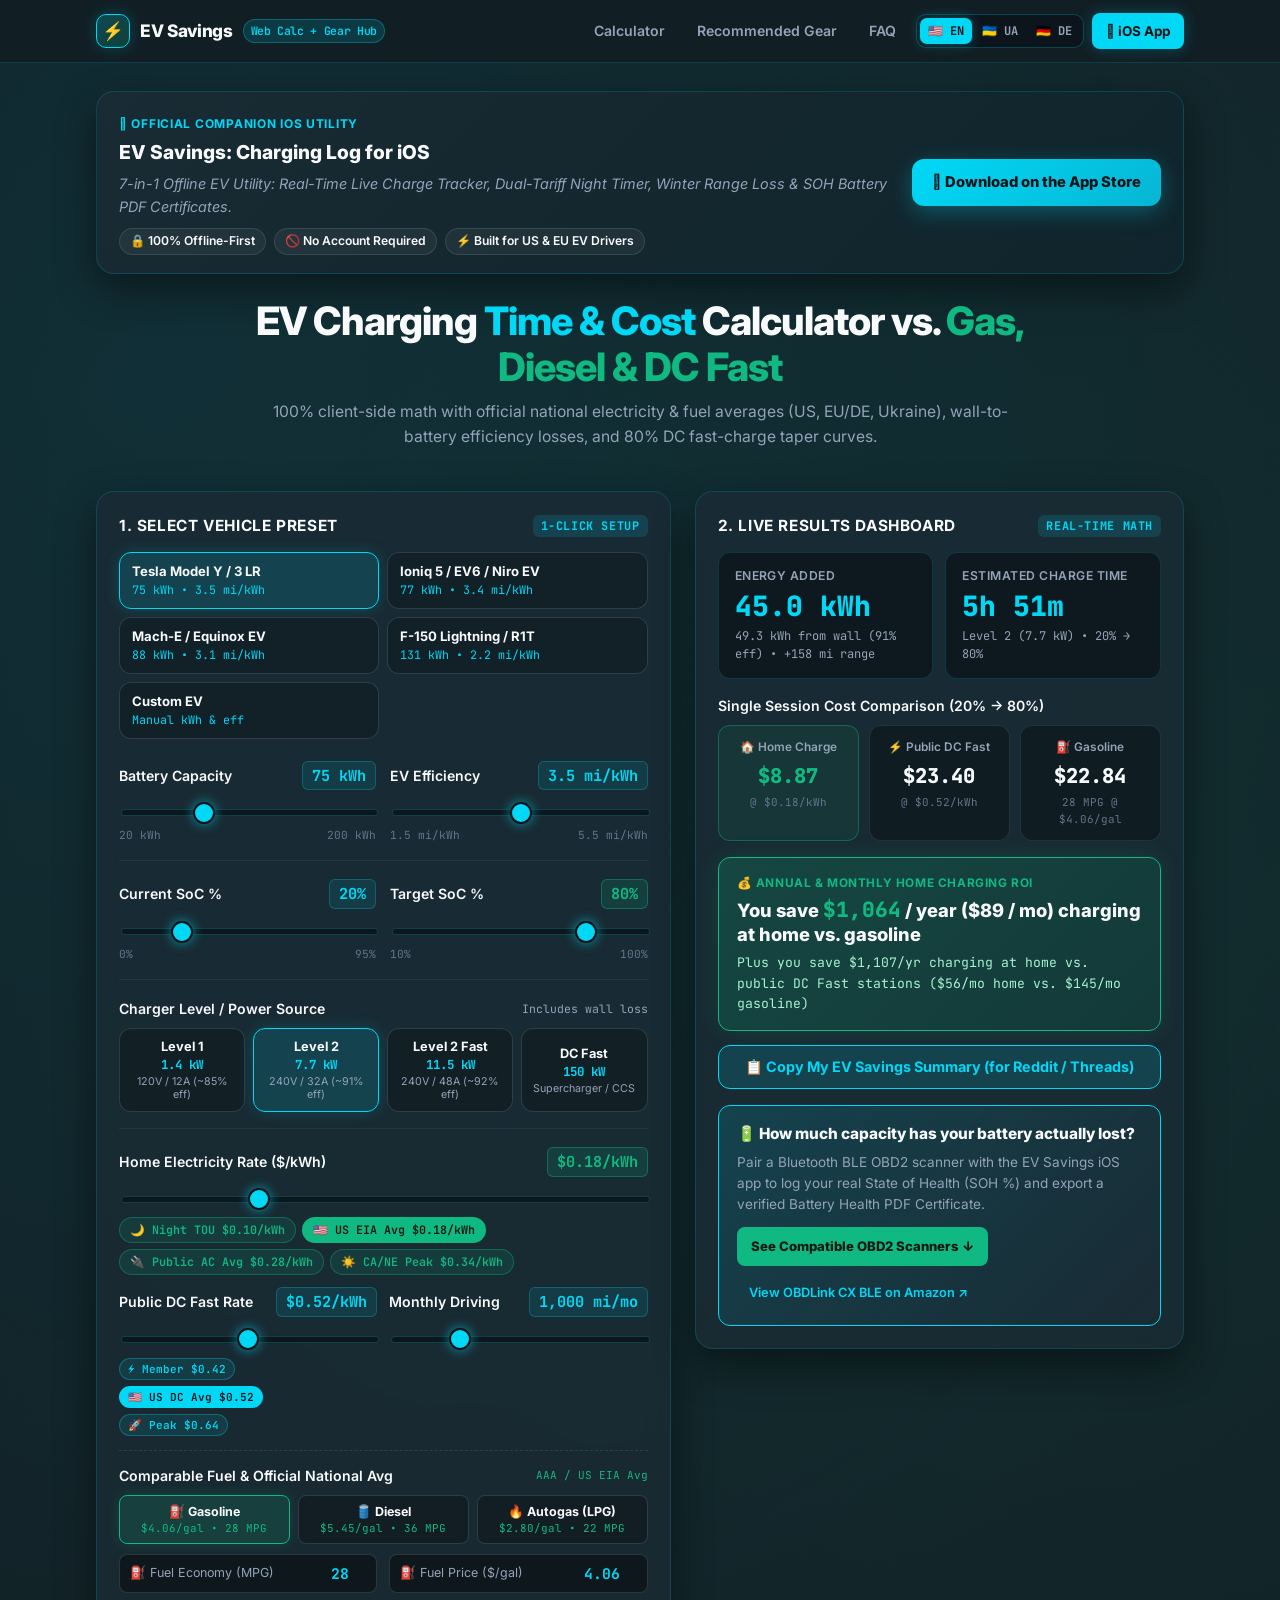
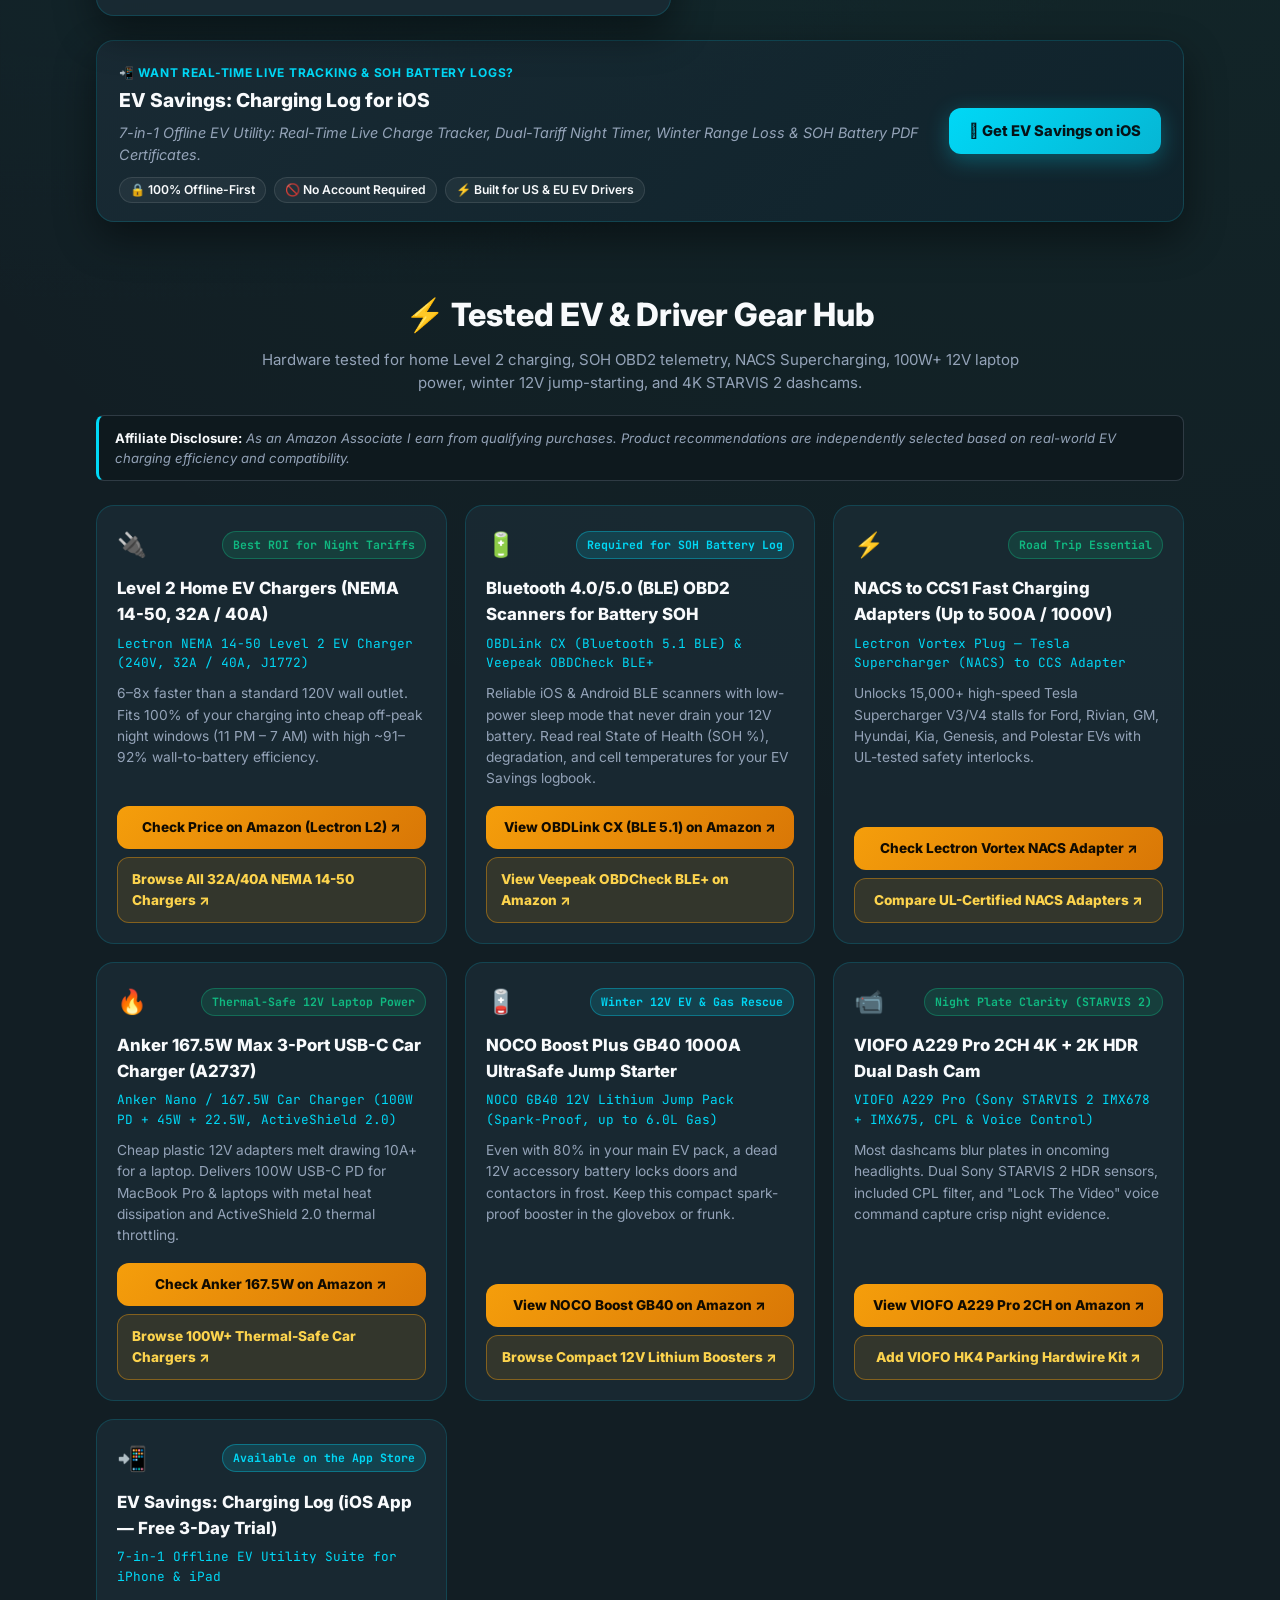
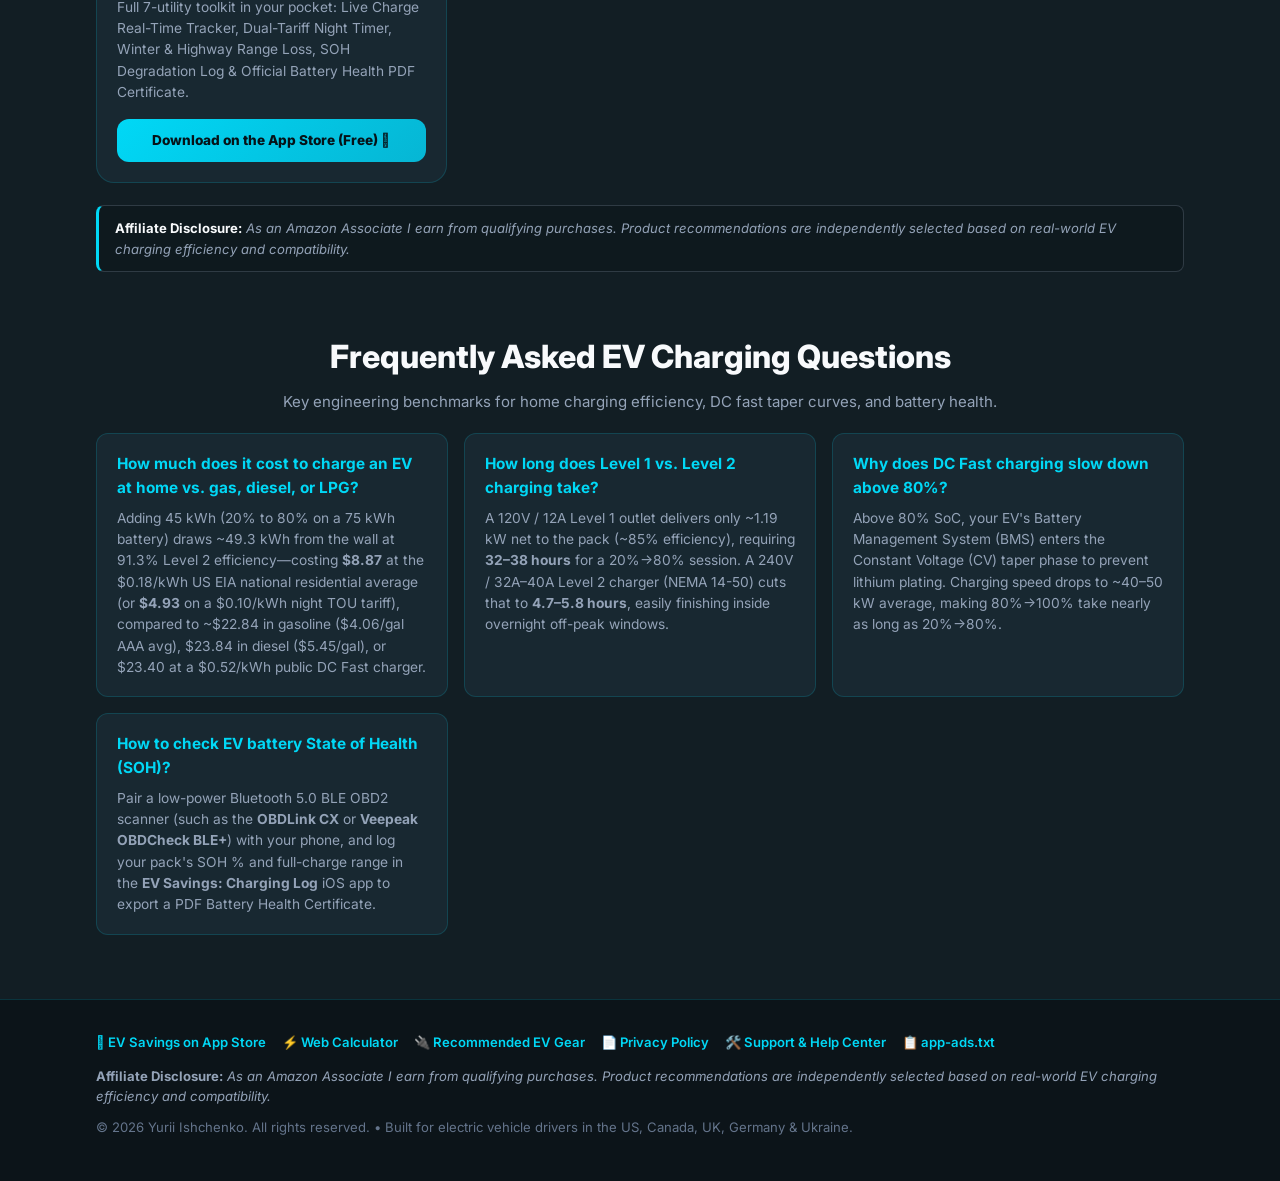
<file: index.html>
<!DOCTYPE html>
<html lang="en">
<head>
  <meta charset="UTF-8">
  <meta name="viewport" content="width=device-width, initial-scale=1.0">

  <!-- Mandatory Apple iOS Smart App Banner -->
  <meta name="apple-itunes-app" content="app-id=6811996427, app-argument=https://ishchenko-yurii.github.io">

  <title>EV Charging Time &amp; Cost Savings Calculator | EV Savings &amp; Gear Hub</title>
  <meta name="description" content="Free interactive EV charging time and cost calculator (EN / UA / DE). Compare Home Level 1/Level 2 vs Public DC Fast Charging vs Gas savings, and explore tested EV chargers, BLE OBD2 SOH scanners, NACS adapters, 167.5W 12V laptop car chargers, 12V jump starters, and 4K STARVIS 2 dashcams.">
  <meta name="keywords" content="ev charging calculator, ev charging cost vs gas, level 1 vs level 2 charging time, ev battery state of health soh, nacs to ccs adapter, obd2 ble scanner ev, 167.5W 12V laptop car charger, 12V EV jump starter, 4K STARVIS 2 dashcam, калькулятор зарядки електромобіля, e-auto ladezeit rechner">
  <meta name="author" content="Yurii Ishchenko">
  <link rel="canonical" href="https://ishchenko-yurii.github.io/">
  <link rel="alternate" hreflang="en" href="https://ishchenko-yurii.github.io/">
  <link rel="alternate" hreflang="uk" href="https://ishchenko-yurii.github.io/?lang=uk">
  <link rel="alternate" hreflang="de" href="https://ishchenko-yurii.github.io/?lang=de">
  <link rel="alternate" hreflang="x-default" href="https://ishchenko-yurii.github.io/">

  <!-- OpenGraph / Reddit / Threads / Telegram Preview Cards -->
  <meta property="og:type" content="website">
  <meta property="og:url" content="https://ishchenko-yurii.github.io/">
  <meta property="og:title" content="EV Charging Time &amp; Cost Savings Calculator — Home vs. DC Fast vs. Gas">
  <meta property="og:description" content="100% free, ad-free client-side EV charging math: calculate exact kWh, wall efficiency losses, charging hours, and annual home charging ROI vs. gas.">
  <meta property="og:site_name" content="EV Savings: Charging Log">
  <meta property="og:image" content="https://ishchenko-yurii.github.io/app_store_screenshots/appstore_6.7_slide_1.png">

  <!-- Twitter / X Card -->
  <meta name="twitter:card" content="summary_large_image">
  <meta name="twitter:title" content="EV Charging Time &amp; Cost Savings Calculator | EV Savings">
  <meta name="twitter:description" content="Calculate exact Level 1, Level 2 &amp; DC Fast charging times, wall kWh losses, and annual EV vs. gas savings in real time.">
  <meta name="twitter:image" content="https://ishchenko-yurii.github.io/app_store_screenshots/appstore_6.7_slide_1.png">

  <!-- Theme Color for Mobile Safari / Chrome -->
  <meta name="theme-color" content="#121E24">

  <!-- Google Fonts: Inter & JetBrains Mono -->
  <link rel="preconnect" href="https://fonts.googleapis.com">
  <link rel="preconnect" href="https://fonts.gstatic.com" crossorigin>
  <link href="https://fonts.googleapis.com/css2?family=Inter:wght@400;500;600;700;800&amp;family=JetBrains+Mono:wght@500;600;700;800&amp;display=swap" rel="stylesheet">

  <link rel="stylesheet" href="styles.css">

  <!-- Structured Data JSON-LD for Google & AI Search Engines (ChatGPT, Perplexity, Claude, Gemini) -->
  <script type="application/ld+json">
  {
    "@context": "https://schema.org",
    "@graph": [
      {
        "@type": "WebApplication",
        "name": "EV Savings Interactive Charging Time & Cost Calculator",
        "url": "https://ishchenko-yurii.github.io/",
        "inLanguage": ["en", "uk", "de"],
        "applicationCategory": "UtilitiesApplication",
        "operatingSystem": "All",
        "browserRequirements": "Requires JavaScript",
        "offers": {
          "@type": "Offer",
          "price": "0.00",
          "priceCurrency": "USD"
        },
        "description": "Free client-side electric vehicle charging time and cost calculator comparing Home Level 1/Level 2 EVSE, Public DC Fast Chargers, and gas vehicles across US ($/miles), Ukraine (₴/km), and Germany/EU (€/km).",
        "author": {
          "@type": "Person",
          "name": "Yurii Ishchenko"
        }
      },
      {
        "@type": "SoftwareApplication",
        "name": "EV Savings: Charging Log",
        "operatingSystem": "iOS",
        "applicationCategory": "UtilitiesApplication",
        "downloadUrl": "https://apps.apple.com/us/app/ev-savings-charging-log/id6811996427",
        "installUrl": "https://apps.apple.com/us/app/ev-savings-charging-log/id6811996427",
        "offers": {
          "@type": "Offer",
          "price": "0.00",
          "priceCurrency": "USD"
        },
        "description": "7-in-1 Offline EV Utility Suite for iOS: Real-Time Live Charge Tracker, Dual-Tariff Night Timer, Winter & Highway Range Loss Estimator, and SOH Battery Health Logbook with PDF Certificate export."
      },
      {
        "@type": "FAQPage",
        "mainEntity": [
          {
            "@type": "Question",
            "name": "How much does it cost to charge an EV at home vs gas, diesel, or LPG?",
            "acceptedAnswer": {
              "text": "Charging a typical 75 kWh EV from 20% to 80% (45 kWh added, ~49.3 kWh drawn from the wall at 91.3% Level 2 efficiency) costs $8.87 at the $0.18/kWh US EIA national average residential rate (or $4.93 on a $0.10/kWh off-peak night tariff), compared to $23.40 at a $0.52/kWh public DC Fast charger or $22.84 in a 28 MPG gasoline car at the $4.06/gallon AAA national average. In Ukraine (4.32 ₴/kWh day / 2.16 ₴/kWh night) and Germany/EU (0.37 €/kWh DE / 0.29 €/kWh EU average), home EV charging saves 60–80% vs gasoline, diesel, and autogas (LPG).",
              "@type": "Answer"
            }
          },
          {
            "@type": "Question",
            "name": "How long does Level 1 vs Level 2 charging take?",
            "acceptedAnswer": {
              "@type": "Answer",
              "text": "A standard 120V / 12A Level 1 wall outlet delivers 1.4 kW (~1.19 kW net after 85% conversion efficiency), taking 32 to 38 hours to add 45 kWh (20% to 80% on a 75 kWh battery). Upgrading to a 240V / 32A–40A Level 2 NEMA 14-50 charger (7.7–9.6 kW) reduces that exact session to 4.7–5.8 hours, allowing 100% of your charging to finish overnight during cheap off-peak utility hours."
            }
          },
          {
            "@type": "Question",
            "name": "Why does DC Fast charging slow down after 80% State of Charge?",
            "acceptedAnswer": {
              "@type": "Answer",
              "text": "Above 80% SoC, an EV's Battery Management System (BMS) shifts from Constant Current (CC) to Constant Voltage (CV) to prevent lithium plating and thermal stress. Power on a 150 kW DC Fast charger typically drops to an average of 40–50 kW between 80% and 100%, meaning the final 20% can take almost as long as charging from 20% to 80%."
            }
          },
          {
            "@type": "Question",
            "name": "How to check EV battery State of Health (SOH)?",
            "acceptedAnswer": {
              "@type": "Answer",
              "text": "You can track EV battery State of Health (SOH %) by pairing a Bluetooth Low Energy (BLE) OBD2 scanner (such as the OBDLink CX or Veepeak OBDCheck BLE+) with your smartphone, or by logging your 100% full-charge dash range and odometer mileage inside the EV Savings: Charging Log iOS app to generate a verifiable Battery Health PDF Certificate."
            }
          }
        ]
      }
    ]
  }
  </script>
</head>
<body>

  <!-- Top Navigation Bar with EN / UA / DE Language Switcher -->
  <nav class="topbar" aria-label="Main Navigation">
    <div class="container topbar-inner">
      <a href="#calculator" class="brand-logo">
        <span class="brand-bolt" aria-hidden="true">⚡</span>
        <span>EV Savings</span>
        <span class="brand-tag">Web Calc + Gear Hub</span>
      </a>
      <div class="nav-links">
        <a href="#calculator" class="nav-link" id="nav-calc">Calculator</a>
        <a href="#gear" class="nav-link" id="nav-gear">Recommended Gear</a>
        <a href="#faq" class="nav-link" id="nav-faq">FAQ</a>

        <!-- 3-Language Switcher (EN | UA | DE) -->
        <div class="lang-switcher" role="group" aria-label="Language Switcher">
          <button type="button" class="lang-btn active" data-lang="en" title="English (US)">🇺🇸 EN</button>
          <button type="button" class="lang-btn" data-lang="uk" title="Українська">🇺🇦 UA</button>
          <button type="button" class="lang-btn" data-lang="de" title="Deutsch">🇩🇪 DE</button>
        </div>

        <a href="https://apps.apple.com/us/app/ev-savings-charging-log/id6811996427" target="_blank" rel="noopener noreferrer" class="nav-cta" id="nav-app">
           iOS App
        </a>
      </div>
    </div>
  </nav>

  <!-- Hero & Top App Store Callout -->
  <header class="hero-section">
    <div class="container">

      <!-- App Store Callout Banner (Header) -->
      <div class="app-callout-banner">
        <div class="app-callout-content">
          <div class="app-callout-eyebrow" id="top-eyebrow"> Official Companion iOS Utility</div>
          <h2 class="app-callout-title" id="top-callout-title">EV Savings: Charging Log for iOS</h2>
          <p class="app-callout-sub" id="top-callout-sub">
            <em>7-in-1 Offline EV Utility: Real-Time Live Charge Tracker, Dual-Tariff Night Timer, Winter Range Loss &amp; SOH Battery PDF Certificates.</em>
          </p>
          <div class="trust-badges">
            <span class="trust-badge" id="top-badge-1">🔒 100% Offline-First</span>
            <span class="trust-badge" id="top-badge-2">🚫 No Account Required</span>
            <span class="trust-badge" id="top-badge-3">⚡ Built for US &amp; EU EV Drivers</span>
          </div>
        </div>
        <div>
          <a href="https://apps.apple.com/us/app/ev-savings-charging-log/id6811996427" target="_blank" rel="noopener noreferrer" class="appstore-btn">
            <span id="top-download-btn"> Download on the App Store</span>
          </a>
        </div>
      </div>

      <!-- Main Page Headline -->
      <div class="hero-headline">
        <h1 id="hero-title">
          EV Charging <span class="text-cyan">Time &amp; Cost</span> Calculator vs. <span class="text-emerald">Gas, Diesel &amp; DC Fast</span>
        </h1>
        <p id="hero-sub">
          100% client-side math with official national electricity &amp; fuel averages (US, EU/DE, Ukraine), wall-to-battery efficiency losses, and 80% DC fast-charge taper curves.
        </p>
      </div>

    </div>
  </header>

  <!-- Interactive Web Calculator Section (#calculator) -->
  <main id="calculator" class="container">
    <div class="calc-grid">

      <!-- LEFT COLUMN: Vehicle Presets & Interactive Sliders -->
      <section class="cockpit-card" aria-label="EV Charging Inputs">
        <h2 class="card-section-title">
          <span id="step-1-title">1. Select Vehicle Preset</span>
          <span class="step-pill" id="step-1-pill">1-Click Setup</span>
        </h2>

        <div class="preset-chips" role="group" aria-label="EV Model Presets">
          <button type="button" class="preset-chip active" data-preset="tesla_my_m3">
            <span class="preset-chip-name">Tesla Model Y / 3 LR</span>
            <span class="preset-chip-specs">75 kWh • 3.5 mi/kWh</span>
          </button>
          <button type="button" class="preset-chip" data-preset="hyundai_kia">
            <span class="preset-chip-name">Ioniq 5 / EV6 / Niro EV</span>
            <span class="preset-chip-specs">77 kWh • 3.4 mi/kWh</span>
          </button>
          <button type="button" class="preset-chip" data-preset="ford_chevy">
            <span class="preset-chip-name">Mach-E / Equinox EV</span>
            <span class="preset-chip-specs">88 kWh • 3.1 mi/kWh</span>
          </button>
          <button type="button" class="preset-chip" data-preset="trucks_rivian">
            <span class="preset-chip-name">F-150 Lightning / R1T</span>
            <span class="preset-chip-specs">131 kWh • 2.2 mi/kWh</span>
          </button>
          <button type="button" class="preset-chip" data-preset="custom">
            <span class="preset-chip-name">Custom EV</span>
            <span class="preset-chip-specs">Manual kWh &amp; eff</span>
          </button>
        </div>

        <!-- Battery Capacity & Efficiency -->
        <div class="control-group">
          <div class="soc-dual-grid">
            <div>
              <div class="control-header">
                <label class="control-label" for="input-battery" id="lbl-battery">Battery Capacity</label>
                <span class="control-readout" id="val-battery">75 kWh</span>
              </div>
              <input type="range" id="input-battery" min="20" max="200" step="1" value="75">
              <div class="range-limits">
                <span>20 kWh</span>
                <span>200 kWh</span>
              </div>
            </div>
            <div>
              <div class="control-header">
                <label class="control-label" for="input-efficiency" id="lbl-efficiency">EV Efficiency</label>
                <span class="control-readout" id="val-efficiency">3.5 mi/kWh</span>
              </div>
              <input type="range" id="input-efficiency" min="1.5" max="5.5" step="0.1" value="3.5">
              <div class="range-limits">
                <span id="limit-eff-min">1.5 mi/kWh</span>
                <span id="limit-eff-max">5.5 mi/kWh</span>
              </div>
            </div>
          </div>
        </div>

        <!-- Current SoC % & Target SoC % -->
        <div class="control-group">
          <div class="soc-dual-grid">
            <div>
              <div class="control-header">
                <label class="control-label" for="input-current-soc" id="lbl-current-soc">Current SoC %</label>
                <span class="control-readout" id="val-current-soc">20%</span>
              </div>
              <input type="range" id="input-current-soc" min="0" max="95" step="1" value="20">
              <div class="range-limits">
                <span>0%</span>
                <span>95%</span>
              </div>
            </div>
            <div>
              <div class="control-header">
                <label class="control-label" for="input-target-soc" id="lbl-target-soc">Target SoC %</label>
                <span class="control-readout emerald" id="val-target-soc">80%</span>
              </div>
              <input type="range" id="input-target-soc" min="10" max="100" step="1" value="80">
              <div class="range-limits">
                <span>10%</span>
                <span>100%</span>
              </div>
            </div>
          </div>
        </div>

        <!-- Charger Level / Power Source -->
        <div class="control-group">
          <div class="control-header">
            <span class="control-label" id="lbl-charger-level">Charger Level / Power Source</span>
            <span class="step-pill" id="lbl-wall-loss-note" style="font-family: var(--font-mono); font-size: 0.72rem; color: var(--text-muted);">Includes wall loss</span>
          </div>
          <div class="charger-tabs" role="tablist" aria-label="Charger Power Level">
            <button type="button" class="charger-tab" data-charger="l1">
              <span class="charger-tab-title">Level 1</span>
              <span class="charger-tab-kw">1.4 kW</span>
              <span class="charger-tab-sub">120V / 12A (~85% eff)</span>
            </button>
            <button type="button" class="charger-tab active" data-charger="l2_32a">
              <span class="charger-tab-title">Level 2</span>
              <span class="charger-tab-kw">7.7 kW</span>
              <span class="charger-tab-sub">240V / 32A (~91% eff)</span>
            </button>
            <button type="button" class="charger-tab" data-charger="l2_48a">
              <span class="charger-tab-title">Level 2 Fast</span>
              <span class="charger-tab-kw">11.5 kW</span>
              <span class="charger-tab-sub">240V / 48A (~92% eff)</span>
            </button>
            <button type="button" class="charger-tab" data-charger="dcfc">
              <span class="charger-tab-title">DC Fast</span>
              <span class="charger-tab-kw">150 kW</span>
              <span class="charger-tab-sub">Supercharger / CCS</span>
            </button>
          </div>
        </div>

        <!-- Official Electricity, Public Charging & Fuel Tariffs -->
        <div class="control-group">
          <div class="control-header">
            <label class="control-label" for="input-home-rate" id="lbl-home-rate">Home Electricity Rate ($/kWh)</label>
            <span class="control-readout emerald" id="val-home-rate">$0.18/kWh</span>
          </div>
          <input type="range" id="input-home-rate" min="0.04" max="0.60" step="0.01" value="0.18">
          <div class="rate-quick-bar" id="quick-rate-bar">
            <button type="button" class="quick-rate-btn" data-rate="0.10">🌙 Night TOU $0.10/kWh</button>
            <button type="button" class="quick-rate-btn active" data-rate="0.18">🇺🇸 US EIA Avg $0.18/kWh</button>
            <button type="button" class="quick-rate-btn" data-rate="0.28">🔌 Public AC Avg $0.28/kWh</button>
            <button type="button" class="quick-rate-btn" data-rate="0.34">☀️ CA/NE Peak $0.34/kWh</button>
          </div>

          <div class="rates-subgrid">
            <div>
              <div class="control-header">
                <label class="control-label" for="input-dc-rate" id="lbl-dc-rate">Public DC Fast Rate</label>
                <span class="control-readout" id="val-dc-rate">$0.52/kWh</span>
              </div>
              <input type="range" id="input-dc-rate" min="0.20" max="0.85" step="0.01" value="0.52">
              <div class="rate-quick-bar" id="quick-dc-bar">
                <button type="button" class="quick-dc-btn" data-dc-rate="0.42">⚡ Member $0.42</button>
                <button type="button" class="quick-dc-btn active" data-dc-rate="0.52">🇺🇸 US DC Avg $0.52</button>
                <button type="button" class="quick-dc-btn" data-dc-rate="0.64">🚀 Peak $0.64</button>
              </div>
            </div>
            <div>
              <div class="control-header">
                <label class="control-label" for="input-monthly-miles" id="lbl-monthly-dist">Monthly Driving</label>
                <span class="control-readout" id="val-monthly-miles">1,000 mi/mo</span>
              </div>
              <input type="range" id="input-monthly-miles" min="200" max="3500" step="50" value="1000">
            </div>
          </div>

          <!-- Fuel Type Selector: Gasoline / Diesel / Autogas (LPG) -->
          <div class="fuel-section-box">
            <div class="control-header" style="margin-bottom: 8px;">
              <span class="control-label" id="lbl-fuel-section">Comparable Fuel &amp; Official National Avg</span>
              <span class="step-pill" id="lbl-fuel-source" style="font-family: var(--font-mono); font-size: 0.69rem; color: var(--emerald);">AAA / US EIA Avg</span>
            </div>
            <div class="fuel-tabs" id="fuel-type-tabs" role="tablist" aria-label="Comparison Fuel Type">
              <button type="button" class="fuel-tab active" data-fuel="gasoline">
                <span class="fuel-tab-title" id="fuel-tab-title-gasoline">⛽ Gasoline</span>
                <span class="fuel-tab-sub" id="fuel-tab-sub-gasoline">$4.06/gal • 28 MPG</span>
              </button>
              <button type="button" class="fuel-tab" data-fuel="diesel">
                <span class="fuel-tab-title" id="fuel-tab-title-diesel">🛢️ Diesel</span>
                <span class="fuel-tab-sub" id="fuel-tab-sub-diesel">$5.45/gal • 36 MPG</span>
              </button>
              <button type="button" class="fuel-tab" data-fuel="lpg">
                <span class="fuel-tab-title" id="fuel-tab-title-lpg">🔥 Autogas (LPG)</span>
                <span class="fuel-tab-sub" id="fuel-tab-sub-lpg">$2.80/gal • 22 MPG</span>
              </button>
            </div>
            <div class="rates-subgrid" style="margin-top: 8px;">
              <div class="num-input-box">
                <label for="input-gas-mpg" id="lbl-gas-cons">⛽ Fuel Economy (MPG)</label>
                <input type="number" id="input-gas-mpg" min="2" max="100" step="1" value="28">
              </div>
              <div class="num-input-box">
                <label for="input-gas-price" id="lbl-gas-price">⛽ Fuel Price ($/gal)</label>
                <input type="number" id="input-gas-price" min="0.50" max="200.00" step="0.05" value="4.06">
              </div>
            </div>
          </div>
        </div>
      </section>

      <!-- RIGHT COLUMN: Live Results Dashboard & Contextual Hardware Trigger -->
      <section class="cockpit-card" aria-label="Live Charging Results">
        <h2 class="card-section-title">
          <span id="step-2-title">2. Live Results Dashboard</span>
          <span class="step-pill" id="step-2-pill">Real-Time Math</span>
        </h2>

        <!-- Energy Added & Estimated Time Tiles -->
        <div class="results-hero-grid">
          <div class="metric-tile">
            <div class="metric-label" id="lbl-energy-added">Energy Added</div>
            <div class="metric-value" id="res-energy-pack">45.0 kWh</div>
            <div class="metric-sub" id="res-energy-sub">49.3 kWh from wall (91% eff) • +158 mi range</div>
          </div>
          <div class="metric-tile" id="tile-charging-time">
            <div class="metric-label" id="lbl-charge-time">Estimated Charge Time</div>
            <div class="metric-value" id="res-time">5h 51m</div>
            <div class="metric-sub" id="res-time-sub">Level 2 (7.7 kW) • 20% → 80%</div>
          </div>
        </div>

        <!-- Warning Alerts for Level 1 >12h or DC Fast >80% Taper Cliff -->
        <div class="alert-pill" id="alert-l1-slow" role="status">
          <span>⚠️</span>
          <div id="alert-l1-text">
            <strong>120V Level 1 Bottleneck (<span id="alert-l1-hours">37h 49m</span>):</strong>
            Wall-to-pack efficiency drops to ~85% because onboard electronics stay awake for days. A 240V Level 2 EVSE finishes this session in <strong><span id="alert-l2-hours">5h 51m</span></strong>.
          </div>
        </div>

        <div class="alert-pill" id="alert-dc-taper" role="status">
          <span>📉</span>
          <div id="alert-dc-text">
            <strong>80% DC Taper Cliff Active:</strong>
            Above 80% SoC, DC fast-charging power drops from ~120+ kW down to ~45 kW average to protect cell longevity. Unplugging at 80% saves time and money.
          </div>
        </div>

        <!-- Single Session Cost Breakdown -->
        <div class="control-header" style="margin-bottom: 8px;">
          <span class="control-label" id="lbl-session-comparison">Single Session Cost Comparison (20% → 80%)</span>
        </div>
        <div class="session-cost-grid">
          <div class="cost-box home-highlight">
            <div class="cost-box-title" id="lbl-home-charge">🏠 Home Charge</div>
            <div class="cost-box-amount" id="res-cost-home">$8.87</div>
            <div class="cost-box-note" id="res-cost-home-note">@ $0.18/kWh</div>
          </div>
          <div class="cost-box">
            <div class="cost-box-title" id="lbl-public-dc">⚡ Public DC Fast</div>
            <div class="cost-box-amount" id="res-cost-dc">$23.40</div>
            <div class="cost-box-note" id="res-cost-dc-note">@ $0.52/kWh</div>
          </div>
          <div class="cost-box">
            <div class="cost-box-title" id="lbl-eq-gas">⛽ Gasoline</div>
            <div class="cost-box-amount" id="res-cost-gas">$22.84</div>
            <div class="cost-box-note" id="res-cost-gas-note">28 MPG @ $4.06/gal</div>
          </div>
        </div>

        <!-- Viral Monthly & Annual Savings Block -->
        <div class="savings-viral-box">
          <div class="savings-eyebrow" id="savings-eyebrow">💰 Annual &amp; Monthly Home Charging ROI</div>
          <p class="savings-headline" id="savings-headline">
            You save <span class="mono-emerald" id="res-annual-savings">$1,064</span> / year (<span id="res-monthly-savings">$89</span> / mo) charging at home vs. gasoline
          </p>
          <p class="savings-subline" id="res-dc-savings-sub">
            Plus you save $1,108/yr charging at home vs. public DC Fast stations
          </p>
        </div>

        <!-- 1-Click Copy Button for Reddit / Threads -->
        <button type="button" class="copy-summary-btn" id="btn-copy-summary">
          📋 Copy My EV Savings Summary (for Reddit / Threads)
        </button>

        <!-- Dynamic Contextual Pain-Point Hardware Trigger -->
        <div class="pain-trigger-card mode-l2" id="pain-trigger-card">
          <h3 class="pain-trigger-title" id="pain-trigger-title">
            🔋 How much capacity has your battery actually lost?
          </h3>
          <p class="pain-trigger-desc" id="pain-trigger-desc">
            Pair a Bluetooth BLE OBD2 scanner with the EV Savings iOS app to log your real State of Health (SOH %) and export a verified Battery Health PDF Certificate.
          </p>
          <div class="pain-trigger-actions">
            <a href="#gear" class="pain-trigger-cta" id="pain-trigger-cta" data-highlight-target="obd2">
              See Compatible OBD2 Scanners ↓
            </a>
            <a href="https://www.amazon.com/dp/B08NFLL3NT?tag=evsavings-20" target="_blank" rel="noopener noreferrer sponsored" class="nav-link" id="pain-trigger-amazon-direct" style="font-size: 0.8rem; color: var(--cyan);">
              View OBDLink CX BLE on Amazon ↗
            </a>
          </div>
        </div>

      </section>

    </div>

    <!-- Second App Store Callout Under Calculator Results -->
    <div class="app-callout-banner" style="margin-top: 24px;">
      <div class="app-callout-content">
        <div class="app-callout-eyebrow" id="bottom-eyebrow">📲 Want Real-Time Live Tracking &amp; SOH Battery Logs?</div>
        <h2 class="app-callout-title" id="bottom-callout-title">EV Savings: Charging Log for iOS</h2>
        <p class="app-callout-sub" id="bottom-callout-sub">
          <em>7-in-1 Offline EV Utility: Real-Time Live Charge Tracker, Dual-Tariff Night Timer, Winter Range Loss &amp; SOH Battery PDF Certificates.</em>
        </p>
        <div class="trust-badges">
          <span class="trust-badge" id="bottom-badge-1">🔒 100% Offline-First</span>
          <span class="trust-badge" id="bottom-badge-2">🚫 No Account Required</span>
          <span class="trust-badge" id="bottom-badge-3">⚡ Built for US &amp; EU EV Drivers</span>
        </div>
      </div>
      <div>
        <a href="https://apps.apple.com/us/app/ev-savings-charging-log/id6811996427" target="_blank" rel="noopener noreferrer" class="appstore-btn">
          <span id="bottom-download-btn"> Get EV Savings on iOS</span>
        </a>
      </div>
    </div>
  </main>

  <!-- Recommended EV Gear Hub (#gear) -->
  <section id="gear" class="gear-section">
    <div class="container">
      <div class="section-header">
        <h2 id="gear-header-title">⚡ Tested EV &amp; Driver Gear Hub</h2>
        <p id="gear-header-sub">
          Hardware tested and selected for high-efficiency home charging, SOH battery telemetry, NACS road trips, 100W+ laptop 12V charging, winter 12V jump-starting, and 4K STARVIS 2 dashcams.
        </p>
      </div>

      <!-- Mandatory Amazon Associates Disclosure Above Gear Grid -->
      <div class="affiliate-disclosure-box" id="disclosure-top" role="note">
        <strong>Affiliate Disclosure:</strong> <em>As an Amazon Associate I earn from qualifying purchases. Product recommendations are independently selected based on real-world EV charging efficiency and compatibility.</em>
      </div>

      <!-- Dynamic Gear Cards Grid (Populated from GEAR_CATALOG in app.js) -->
      <div class="gear-grid" id="gear-grid-container">
        <noscript>
          <p>Please enable JavaScript to view the interactive EV Gear catalog.</p>
        </noscript>
      </div>

      <!-- Mandatory Amazon Associates Disclosure Below Gear Grid -->
      <div class="affiliate-disclosure-box" id="disclosure-bottom" style="margin-top: 22px; margin-bottom: 0;" role="note">
        <strong>Affiliate Disclosure:</strong> <em>As an Amazon Associate I earn from qualifying purchases. Product recommendations are independently selected based on real-world EV charging efficiency and compatibility.</em>
      </div>
    </div>
  </section>

  <!-- GEO / SEO Frequently Asked Questions Section -->
  <section id="faq" class="faq-section">
    <div class="container">
      <div class="section-header">
        <h2 id="faq-header-title">Frequently Asked EV Charging Questions</h2>
        <p id="faq-header-sub">Key engineering benchmarks for home charging efficiency, DC fast taper curves, and battery health.</p>
      </div>
      <div class="faq-grid" id="faq-grid-container"></div>
    </div>
  </section>

  <!-- Footer with Mandatory Legal Links & Amazon Disclosure -->
  <footer class="site-footer">
    <div class="container">
      <div class="footer-links">
        <a href="https://apps.apple.com/us/app/ev-savings-charging-log/id6811996427" target="_blank" rel="noopener noreferrer"> EV Savings on App Store</a>
        <a href="#calculator">⚡ Web Calculator</a>
        <a href="#gear">🔌 Recommended EV Gear</a>
        <a href="privacy-policy.html">📄 Privacy Policy</a>
        <a href="support.html">🛠️ Support &amp; Help Center</a>
        <a href="app-ads.txt">📋 app-ads.txt</a>
      </div>
      <p style="margin: 0 0 10px;" id="disclosure-footer">
        <strong>Affiliate Disclosure:</strong> <em>As an Amazon Associate I earn from qualifying purchases. Product recommendations are independently selected based on real-world EV charging efficiency and compatibility.</em>
      </p>
      <p style="margin: 0; color: var(--text-subtle);">
        &copy; 2026 Yurii Ishchenko. All rights reserved. • Built for electric vehicle drivers in the US, Canada, UK, Germany &amp; Ukraine.
      </p>
    </div>
  </footer>

  <script src="app.js"></script>
</body>
</html>
</file>
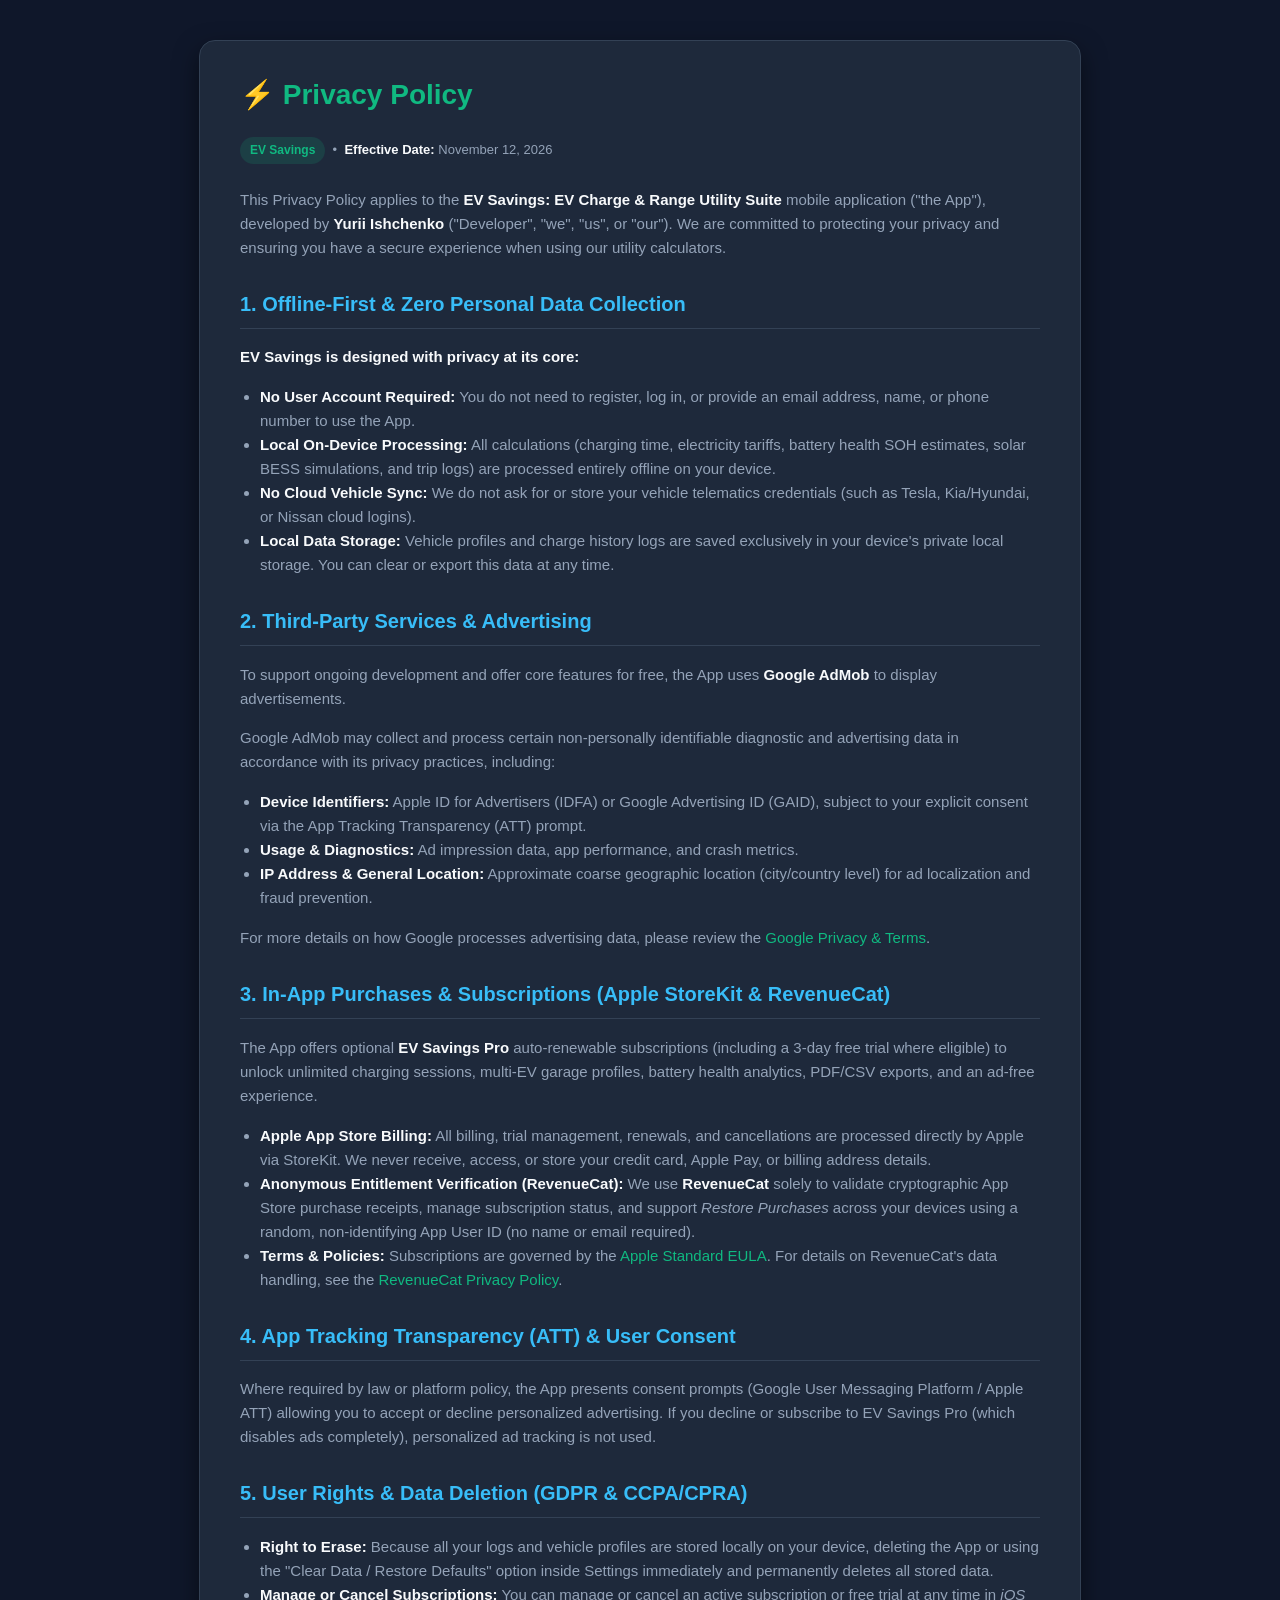
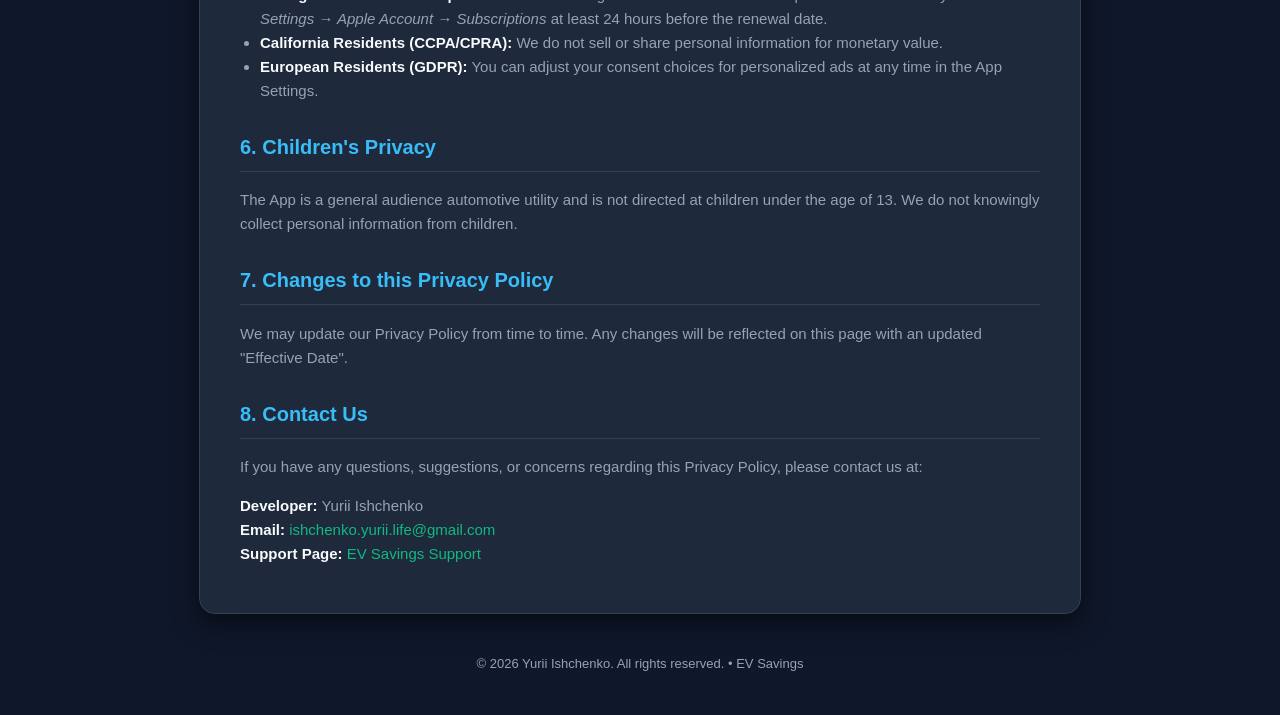
<file: privacy-policy.html>
<!DOCTYPE html>
<html lang="en">
<head>
    <meta charset="UTF-8">
    <meta name="viewport" content="width=device-width, initial-scale=1.0">
    <title>Privacy Policy - EV Savings & Charge Log</title>
    <style>
        :root {
            --bg-color: #0f172a;
            --card-bg: #1e293b;
            --text-main: #f8fafc;
            --text-muted: #94a3b8;
            --primary: #10b981;
            --accent: #38bdf8;
            --border: #334155;
        }
        body {
            font-family: -apple-system, BlinkMacSystemFont, "Segoe UI", Roboto, Helvetica, Arial, sans-serif;
            background-color: var(--bg-color);
            color: var(--text-main);
            line-height: 1.6;
            margin: 0;
            padding: 40px 20px;
        }
        .container {
            max-width: 800px;
            margin: 0 auto;
            background: var(--card-bg);
            padding: 32px 40px;
            border-radius: 16px;
            border: 1px solid var(--border);
            box-shadow: 0 10px 25px rgba(0, 0, 0, 0.5);
        }
        h1 {
            color: var(--primary);
            font-size: 28px;
            margin-top: 0;
            display: flex;
            align-items: center;
            gap: 10px;
        }
        h2 {
            color: var(--accent);
            font-size: 20px;
            margin-top: 28px;
            border-bottom: 1px solid var(--border);
            padding-bottom: 8px;
        }
        p, li {
            color: var(--text-muted);
            font-size: 15px;
        }
        strong {
            color: var(--text-main);
        }
        ul {
            padding-left: 20px;
        }
        .effective-date {
            font-size: 13px;
            color: var(--text-muted);
            margin-bottom: 24px;
        }
        a {
            color: var(--primary);
            text-decoration: none;
        }
        a:hover {
            text-decoration: underline;
        }
        .badge {
            display: inline-block;
            background: rgba(16, 185, 129, 0.15);
            color: var(--primary);
            padding: 4px 10px;
            border-radius: 20px;
            font-size: 12px;
            font-weight: 600;
        }
        footer {
            margin-top: 40px;
            text-align: center;
            font-size: 13px;
            color: var(--text-muted);
        }
    </style>
</head>
<body>
    <div class="container">
        <h1>⚡ Privacy Policy</h1>
        <div class="effective-date">
            <span class="badge">EV Savings</span> &nbsp;•&nbsp; <strong>Effective Date:</strong> November 12, 2026
        </div>

        <p>This Privacy Policy applies to the <strong>EV Savings: EV Charge & Range Utility Suite</strong> mobile application ("the App"), developed by <strong>Yurii Ishchenko</strong> ("Developer", "we", "us", or "our"). We are committed to protecting your privacy and ensuring you have a secure experience when using our utility calculators.</p>

        <h2>1. Offline-First & Zero Personal Data Collection</h2>
        <p><strong>EV Savings is designed with privacy at its core:</strong></p>
        <ul>
            <li><strong>No User Account Required:</strong> You do not need to register, log in, or provide an email address, name, or phone number to use the App.</li>
            <li><strong>Local On-Device Processing:</strong> All calculations (charging time, electricity tariffs, battery health SOH estimates, solar BESS simulations, and trip logs) are processed entirely offline on your device.</li>
            <li><strong>No Cloud Vehicle Sync:</strong> We do not ask for or store your vehicle telematics credentials (such as Tesla, Kia/Hyundai, or Nissan cloud logins).</li>
            <li><strong>Local Data Storage:</strong> Vehicle profiles and charge history logs are saved exclusively in your device's private local storage. You can clear or export this data at any time.</li>
        </ul>

        <h2>2. Third-Party Services & Advertising</h2>
        <p>To support ongoing development and offer core features for free, the App uses <strong>Google AdMob</strong> to display advertisements.</p>
        <p>Google AdMob may collect and process certain non-personally identifiable diagnostic and advertising data in accordance with its privacy practices, including:</p>
        <ul>
            <li><strong>Device Identifiers:</strong> Apple ID for Advertisers (IDFA) or Google Advertising ID (GAID), subject to your explicit consent via the App Tracking Transparency (ATT) prompt.</li>
            <li><strong>Usage & Diagnostics:</strong> Ad impression data, app performance, and crash metrics.</li>
            <li><strong>IP Address & General Location:</strong> Approximate coarse geographic location (city/country level) for ad localization and fraud prevention.</li>
        </ul>
        <p>For more details on how Google processes advertising data, please review the <a href="https://policies.google.com/technologies/ads" target="_blank" rel="noopener">Google Privacy & Terms</a>.</p>

        <h2>3. In-App Purchases &amp; Subscriptions (Apple StoreKit &amp; RevenueCat)</h2>
        <p>The App offers optional <strong>EV Savings Pro</strong> auto-renewable subscriptions (including a 3-day free trial where eligible) to unlock unlimited charging sessions, multi-EV garage profiles, battery health analytics, PDF/CSV exports, and an ad-free experience.</p>
        <ul>
            <li><strong>Apple App Store Billing:</strong> All billing, trial management, renewals, and cancellations are processed directly by Apple via StoreKit. We never receive, access, or store your credit card, Apple Pay, or billing address details.</li>
            <li><strong>Anonymous Entitlement Verification (RevenueCat):</strong> We use <strong>RevenueCat</strong> solely to validate cryptographic App Store purchase receipts, manage subscription status, and support <em>Restore Purchases</em> across your devices using a random, non-identifying App User ID (no name or email required).</li>
            <li><strong>Terms &amp; Policies:</strong> Subscriptions are governed by the <a href="https://www.apple.com/legal/internet-services/itunes/dev/stdeula/" target="_blank" rel="noopener">Apple Standard EULA</a>. For details on RevenueCat's data handling, see the <a href="https://www.revenuecat.com/privacy" target="_blank" rel="noopener">RevenueCat Privacy Policy</a>.</li>
        </ul>

        <h2>4. App Tracking Transparency (ATT) &amp; User Consent</h2>
        <p>Where required by law or platform policy, the App presents consent prompts (Google User Messaging Platform / Apple ATT) allowing you to accept or decline personalized advertising. If you decline or subscribe to EV Savings Pro (which disables ads completely), personalized ad tracking is not used.</p>

        <h2>5. User Rights &amp; Data Deletion (GDPR &amp; CCPA/CPRA)</h2>
        <ul>
            <li><strong>Right to Erase:</strong> Because all your logs and vehicle profiles are stored locally on your device, deleting the App or using the "Clear Data / Restore Defaults" option inside Settings immediately and permanently deletes all stored data.</li>
            <li><strong>Manage or Cancel Subscriptions:</strong> You can manage or cancel an active subscription or free trial at any time in <em>iOS Settings &rarr; Apple Account &rarr; Subscriptions</em> at least 24 hours before the renewal date.</li>
            <li><strong>California Residents (CCPA/CPRA):</strong> We do not sell or share personal information for monetary value.</li>
            <li><strong>European Residents (GDPR):</strong> You can adjust your consent choices for personalized ads at any time in the App Settings.</li>
        </ul>

        <h2>6. Children's Privacy</h2>
        <p>The App is a general audience automotive utility and is not directed at children under the age of 13. We do not knowingly collect personal information from children.</p>

        <h2>7. Changes to this Privacy Policy</h2>
        <p>We may update our Privacy Policy from time to time. Any changes will be reflected on this page with an updated "Effective Date".</p>

        <h2>8. Contact Us</h2>
        <p>If you have any questions, suggestions, or concerns regarding this Privacy Policy, please contact us at:</p>
        <p>
            <strong>Developer:</strong> Yurii Ishchenko<br>
            <strong>Email:</strong> <a href="mailto:ishchenko.yurii.life@gmail.com">ishchenko.yurii.life@gmail.com</a><br>
            <strong>Support Page:</strong> <a href="support.html">EV Savings Support</a>
        </p>
    </div>
    <footer>
        &copy; 2026 Yurii Ishchenko. All rights reserved. • EV Savings
    </footer>
</body>
</html>
</file>
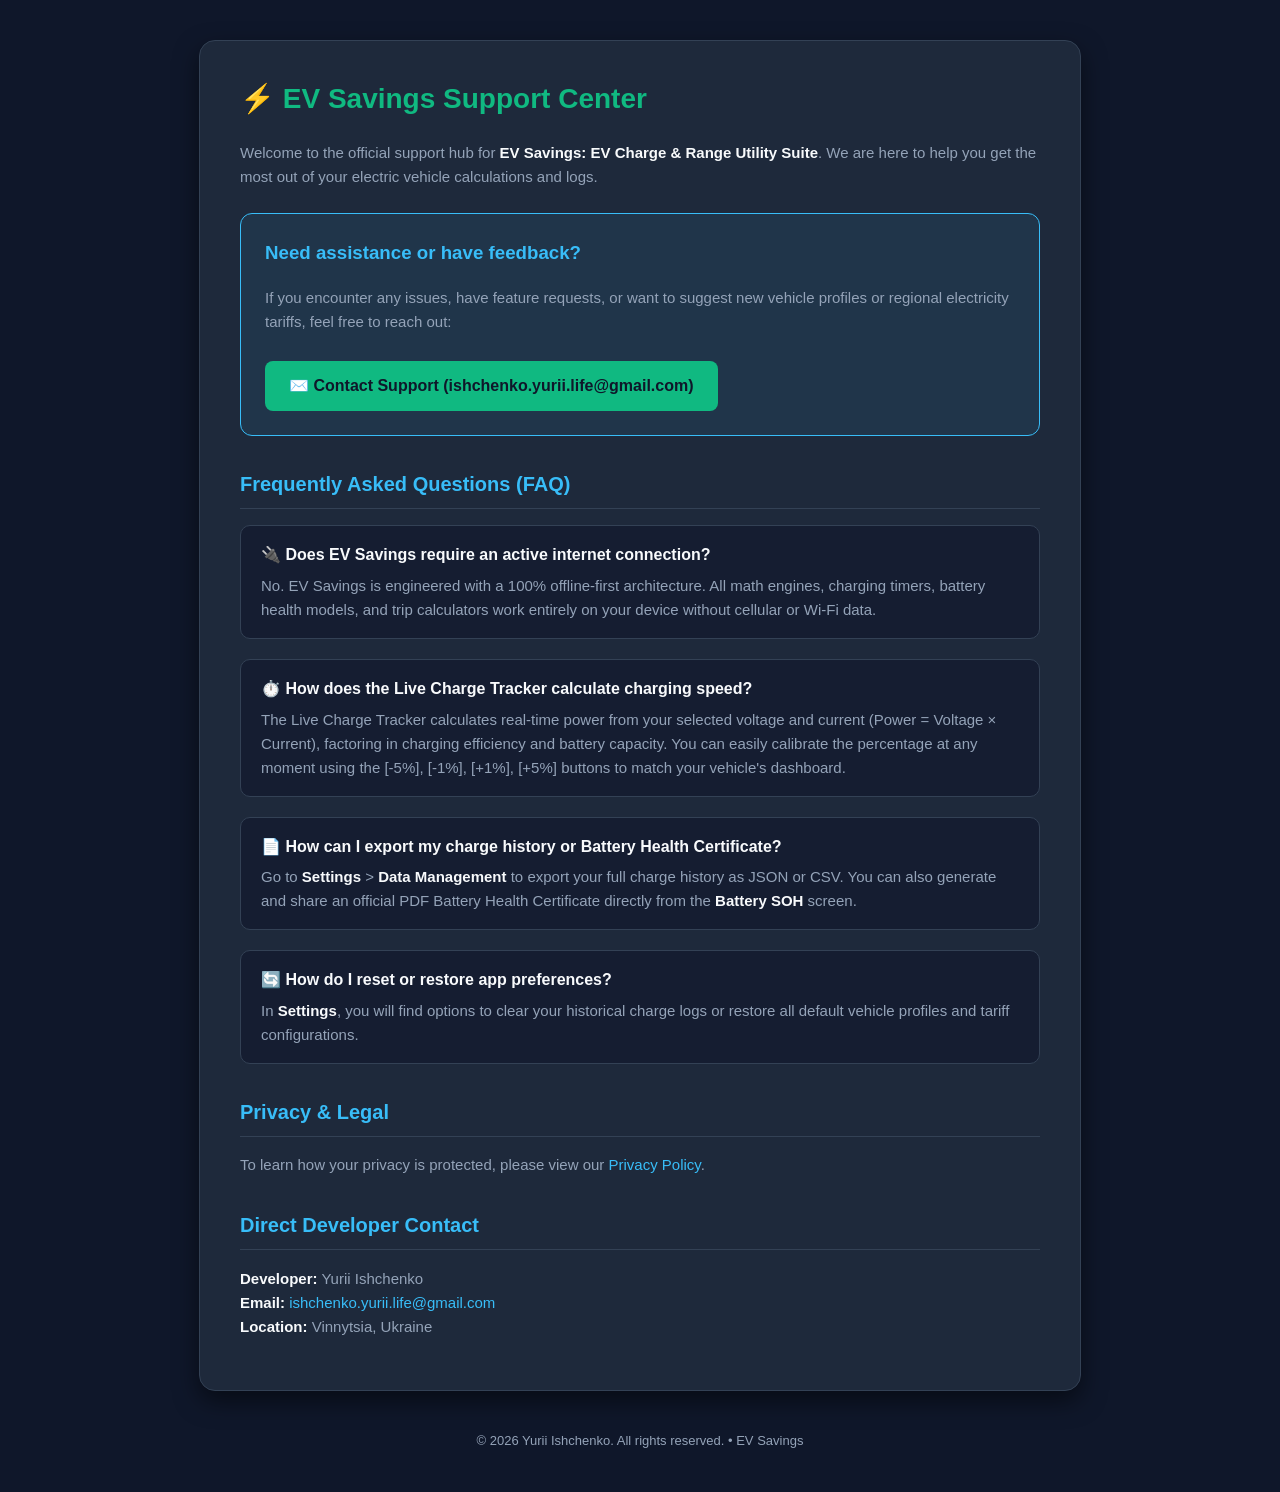
<file: support.html>
<!DOCTYPE html>
<html lang="en">
<head>
    <meta charset="UTF-8">
    <meta name="viewport" content="width=device-width, initial-scale=1.0">
    <title>Support & Help Center - EV Savings</title>
    <style>
        :root {
            --bg-color: #0f172a;
            --card-bg: #1e293b;
            --text-main: #f8fafc;
            --text-muted: #94a3b8;
            --primary: #10b981;
            --accent: #38bdf8;
            --border: #334155;
        }
        body {
            font-family: -apple-system, BlinkMacSystemFont, "Segoe UI", Roboto, Helvetica, Arial, sans-serif;
            background-color: var(--bg-color);
            color: var(--text-main);
            line-height: 1.6;
            margin: 0;
            padding: 40px 20px;
        }
        .container {
            max-width: 800px;
            margin: 0 auto;
            background: var(--card-bg);
            padding: 36px 40px;
            border-radius: 16px;
            border: 1px solid var(--border);
            box-shadow: 0 10px 25px rgba(0, 0, 0, 0.5);
        }
        h1 {
            color: var(--primary);
            font-size: 28px;
            margin-top: 0;
            display: flex;
            align-items: center;
            gap: 10px;
        }
        h2 {
            color: var(--accent);
            font-size: 20px;
            margin-top: 32px;
            border-bottom: 1px solid var(--border);
            padding-bottom: 8px;
        }
        p, li {
            color: var(--text-muted);
            font-size: 15px;
        }
        strong {
            color: var(--text-main);
        }
        ul {
            padding-left: 20px;
        }
        .contact-box {
            background: rgba(56, 189, 248, 0.08);
            border: 1px solid var(--accent);
            border-radius: 12px;
            padding: 24px;
            margin: 24px 0;
            text-align: left;
        }
        .contact-btn {
            display: inline-block;
            background: var(--primary);
            color: #0f172a;
            font-weight: 700;
            padding: 12px 24px;
            border-radius: 8px;
            text-decoration: none;
            margin-top: 12px;
            transition: opacity 0.2s ease;
        }
        .contact-btn:hover {
            opacity: 0.9;
        }
        a {
            color: var(--accent);
            text-decoration: none;
        }
        a:hover {
            text-decoration: underline;
        }
        .faq-item {
            margin-bottom: 20px;
            background: rgba(15, 23, 42, 0.6);
            padding: 16px 20px;
            border-radius: 10px;
            border: 1px solid var(--border);
        }
        .faq-q {
            color: var(--text-main);
            font-weight: 600;
            font-size: 16px;
            margin-bottom: 6px;
            display: flex;
            align-items: center;
            gap: 8px;
        }
        .faq-item p {
            margin: 0;
        }
        footer {
            margin-top: 40px;
            text-align: center;
            font-size: 13px;
            color: var(--text-muted);
        }
    </style>
</head>
<body>
    <div class="container">
        <h1>⚡ EV Savings Support Center</h1>
        <p>Welcome to the official support hub for <strong>EV Savings: EV Charge & Range Utility Suite</strong>. We are here to help you get the most out of your electric vehicle calculations and logs.</p>

        <div class="contact-box">
            <h3 style="margin-top: 0; color: var(--accent);">Need assistance or have feedback?</h3>
            <p>If you encounter any issues, have feature requests, or want to suggest new vehicle profiles or regional electricity tariffs, feel free to reach out:</p>
            <a href="mailto:ishchenko.yurii.life@gmail.com?subject=EV%20Savings%20App%20Support" class="contact-btn">✉️ Contact Support (ishchenko.yurii.life@gmail.com)</a>
        </div>

        <h2>Frequently Asked Questions (FAQ)</h2>
        
        <div class="faq-item">
            <div class="faq-q">🔌 Does EV Savings require an active internet connection?</div>
            <p>No. EV Savings is engineered with a 100% offline-first architecture. All math engines, charging timers, battery health models, and trip calculators work entirely on your device without cellular or Wi-Fi data.</p>
        </div>

        <div class="faq-item">
            <div class="faq-q">⏱️ How does the Live Charge Tracker calculate charging speed?</div>
            <p>The Live Charge Tracker calculates real-time power from your selected voltage and current (Power = Voltage × Current), factoring in charging efficiency and battery capacity. You can easily calibrate the percentage at any moment using the [-5%], [-1%], [+1%], [+5%] buttons to match your vehicle's dashboard.</p>
        </div>

        <div class="faq-item">
            <div class="faq-q">📄 How can I export my charge history or Battery Health Certificate?</div>
            <p>Go to <strong>Settings</strong> &gt; <strong>Data Management</strong> to export your full charge history as JSON or CSV. You can also generate and share an official PDF Battery Health Certificate directly from the <strong>Battery SOH</strong> screen.</p>
        </div>

        <div class="faq-item">
            <div class="faq-q">🔄 How do I reset or restore app preferences?</div>
            <p>In <strong>Settings</strong>, you will find options to clear your historical charge logs or restore all default vehicle profiles and tariff configurations.</p>
        </div>

        <h2>Privacy & Legal</h2>
        <p>To learn how your privacy is protected, please view our <a href="privacy-policy.html">Privacy Policy</a>.</p>

        <h2>Direct Developer Contact</h2>
        <p>
            <strong>Developer:</strong> Yurii Ishchenko<br>
            <strong>Email:</strong> <a href="mailto:ishchenko.yurii.life@gmail.com">ishchenko.yurii.life@gmail.com</a><br>
            <strong>Location:</strong> Vinnytsia, Ukraine
        </p>
    </div>
    <footer>
        &copy; 2026 Yurii Ishchenko. All rights reserved. • EV Savings
    </footer>
</body>
</html>
</file>
<file: styles.css>
/* ==========================================================================
   EV Savings: Charging Log — Web Calculator & Affiliate Gear Hub
   Design System: Google Pomelli Brand DNA (Dark Automotive Cockpit UI)
   ========================================================================== */

:root {
  --bg-main: #121E24;
  --bg-elevated: #16242C;
  --card-bg: rgba(26, 43, 52, 0.88);
  --card-solid: #1A2B34;
  --card-border: rgba(0, 216, 246, 0.16);
  --card-border-hover: rgba(0, 216, 246, 0.42);
  --cyan: #00D8F6;
  --cyan-dim: rgba(0, 216, 246, 0.14);
  --cyan-glow: rgba(0, 216, 246, 0.28);
  --emerald: #10B981;
  --emerald-dim: rgba(16, 185, 129, 0.15);
  --emerald-border: rgba(16, 185, 129, 0.38);
  --amber: #F59E0B;
  --amber-dim: rgba(245, 158, 11, 0.14);
  --amber-border: rgba(245, 158, 11, 0.42);
  --coral: #EF4444;
  --coral-dim: rgba(239, 68, 68, 0.14);
  --coral-border: rgba(239, 68, 68, 0.42);
  --text-primary: #F8FAFC;
  --text-muted: #94A3B8;
  --text-subtle: #64748B;
  --font-sans: 'Inter', -apple-system, BlinkMacSystemFont, 'Segoe UI', Roboto, Helvetica, Arial, sans-serif;
  --font-mono: 'JetBrains Mono', ui-monospace, SFMono-Regular, Menlo, Monaco, Consolas, monospace;
  --radius-lg: 18px;
  --radius-md: 12px;
  --radius-sm: 8px;
  --shadow-cockpit: 0 16px 40px rgba(0, 0, 0, 0.45);
}

*,
*::before,
*::after {
  box-sizing: border-box;
}

html {
  scroll-behavior: smooth;
  background-color: var(--bg-main);
  color: var(--text-primary);
  font-family: var(--font-sans);
  -webkit-text-size-adjust: 100%;
}

body {
  margin: 0;
  padding: 0;
  background-color: var(--bg-main);
  background-image:
    radial-gradient(circle at 12% 8%, rgba(0, 216, 246, 0.08) 0%, transparent 38%),
    radial-gradient(circle at 88% 22%, rgba(16, 185, 129, 0.07) 0%, transparent 42%);
  color: var(--text-primary);
  line-height: 1.55;
  overflow-x: hidden;
}

/* ==========================================================================
   Layout & Navigation
   ========================================================================== */

.container {
  width: 100%;
  max-width: 1120px;
  margin: 0 auto;
  padding: 0 16px;
}

.topbar {
  position: sticky;
  top: 0;
  z-index: 50;
  background: rgba(18, 30, 36, 0.88);
  backdrop-filter: blur(14px);
  -webkit-backdrop-filter: blur(14px);
  border-bottom: 1px solid var(--card-border);
}

.topbar-inner {
  display: flex;
  align-items: center;
  justify-content: space-between;
  min-height: 62px;
  gap: 12px;
}

.brand-logo {
  display: inline-flex;
  align-items: center;
  gap: 10px;
  text-decoration: none;
  color: var(--text-primary);
  font-weight: 800;
  font-size: 1.08rem;
  letter-spacing: -0.02em;
}

.brand-bolt {
  display: inline-flex;
  align-items: center;
  justify-content: center;
  width: 34px;
  height: 34px;
  border-radius: 10px;
  background: linear-gradient(135deg, rgba(0, 216, 246, 0.22), rgba(16, 185, 129, 0.22));
  border: 1px solid var(--cyan);
  color: var(--cyan);
  font-size: 1.1rem;
  box-shadow: 0 0 14px rgba(0, 216, 246, 0.22);
}

.brand-tag {
  font-size: 0.72rem;
  font-weight: 600;
  padding: 2px 7px;
  border-radius: 999px;
  background: var(--cyan-dim);
  color: var(--cyan);
  border: 1px solid rgba(0, 216, 246, 0.3);
  font-family: var(--font-mono);
}

.nav-links {
  display: flex;
  align-items: center;
  gap: 8px;
}

.nav-link {
  color: var(--text-muted);
  text-decoration: none;
  font-size: 0.88rem;
  font-weight: 600;
  padding: 7px 12px;
  border-radius: var(--radius-sm);
  transition: color 0.18s ease, background 0.18s ease;
}

.nav-link:hover {
  color: var(--cyan);
  background: rgba(0, 216, 246, 0.08);
}

.nav-cta {
  display: inline-flex;
  align-items: center;
  gap: 6px;
  background: var(--cyan);
  color: #081217;
  font-weight: 700;
  font-size: 0.84rem;
  padding: 8px 14px;
  border-radius: var(--radius-sm);
  text-decoration: none;
  transition: transform 0.15s ease, box-shadow 0.15s ease;
  box-shadow: 0 0 16px rgba(0, 216, 246, 0.25);
}

.nav-cta:hover {
  transform: translateY(-1px);
  box-shadow: 0 4px 20px rgba(0, 216, 246, 0.45);
}

.lang-switcher {
  display: inline-flex;
  align-items: center;
  background: rgba(13, 22, 27, 0.9);
  border: 1px solid rgba(0, 216, 246, 0.25);
  border-radius: 10px;
  padding: 3px;
  gap: 2px;
}

.lang-btn {
  background: transparent;
  border: none;
  color: var(--text-muted);
  font-family: var(--font-mono);
  font-size: 0.75rem;
  font-weight: 700;
  padding: 5px 8px;
  border-radius: 7px;
  cursor: pointer;
  transition: all 0.16s ease;
  display: inline-flex;
  align-items: center;
  gap: 4px;
}

.lang-btn:hover {
  color: var(--text-primary);
  background: rgba(255, 255, 255, 0.05);
}

.lang-btn.active {
  background: var(--cyan);
  color: #061318;
  box-shadow: 0 0 12px rgba(0, 216, 246, 0.35);
}

@media (max-width: 680px) {
  .topbar-inner {
    flex-wrap: wrap;
    padding: 8px 0;
  }
  .nav-links {
    width: 100%;
    justify-content: space-between;
    flex-wrap: wrap;
  }
  .brand-tag {
    display: none;
  }
}

/* ==========================================================================
   Header & App Store Callout Banner
   ========================================================================== */

.hero-section {
  padding: 28px 0 18px;
}

.app-callout-banner {
  background: linear-gradient(135deg, rgba(26, 43, 52, 0.95) 0%, rgba(16, 36, 44, 0.95) 100%);
  border: 1px solid var(--card-border);
  border-radius: var(--radius-lg);
  padding: 18px 22px;
  margin-bottom: 24px;
  display: flex;
  flex-wrap: wrap;
  align-items: center;
  justify-content: space-between;
  gap: 16px;
  box-shadow: var(--shadow-cockpit);
}

.app-callout-content {
  flex: 1 1 540px;
}

.app-callout-eyebrow {
  display: inline-flex;
  align-items: center;
  gap: 6px;
  font-size: 0.75rem;
  font-weight: 700;
  text-transform: uppercase;
  letter-spacing: 0.06em;
  color: var(--cyan);
  margin-bottom: 4px;
}

.app-callout-title {
  margin: 0 0 6px;
  font-size: 1.2rem;
  font-weight: 800;
  color: var(--text-primary);
}

.app-callout-sub {
  margin: 0 0 10px;
  font-size: 0.9rem;
  color: var(--text-muted);
}

.trust-badges {
  display: flex;
  flex-wrap: wrap;
  gap: 8px;
}

.trust-badge {
  font-size: 0.76rem;
  font-weight: 600;
  color: var(--text-primary);
  background: rgba(255, 255, 255, 0.05);
  border: 1px solid rgba(255, 255, 255, 0.1);
  padding: 3px 10px;
  border-radius: 999px;
}

.appstore-btn {
  display: inline-flex;
  align-items: center;
  justify-content: center;
  gap: 10px;
  background: linear-gradient(135deg, var(--cyan) 0%, #06B6D4 100%);
  color: #061318;
  font-weight: 800;
  font-size: 0.92rem;
  padding: 12px 20px;
  border-radius: var(--radius-md);
  text-decoration: none;
  white-space: nowrap;
  box-shadow: 0 6px 22px rgba(0, 216, 246, 0.3);
  transition: transform 0.16s ease, box-shadow 0.16s ease;
}

.appstore-btn:hover {
  transform: translateY(-2px);
  box-shadow: 0 10px 28px rgba(0, 216, 246, 0.46);
}

.hero-headline {
  text-align: center;
  max-width: 780px;
  margin: 0 auto 24px;
}

.hero-headline h1 {
  font-size: clamp(1.65rem, 3.6vw, 2.45rem);
  font-weight: 800;
  letter-spacing: -0.025em;
  margin: 0 0 10px;
  line-height: 1.18;
}

.hero-headline h1 .text-cyan {
  color: var(--cyan);
}

.hero-headline h1 .text-emerald {
  color: var(--emerald);
}

.hero-headline p {
  margin: 0;
  color: var(--text-muted);
  font-size: 0.98rem;
}

/* ==========================================================================
   Main Calculator Grid
   ========================================================================== */

.calc-grid {
  display: grid;
  grid-template-columns: 1fr;
  gap: 20px;
  align-items: start;
}

@media (min-width: 920px) {
  .calc-grid {
    grid-template-columns: 1.08fr 0.92fr;
    gap: 24px;
  }
}

.cockpit-card {
  background: var(--card-bg);
  backdrop-filter: blur(12px);
  -webkit-backdrop-filter: blur(12px);
  border: 1px solid var(--card-border);
  border-radius: var(--radius-lg);
  padding: 22px;
  box-shadow: var(--shadow-cockpit);
}

.card-section-title {
  display: flex;
  align-items: center;
  justify-content: space-between;
  gap: 8px;
  margin: 0 0 14px;
  font-size: 0.96rem;
  font-weight: 700;
  color: var(--text-primary);
  text-transform: uppercase;
  letter-spacing: 0.04em;
}

.card-section-title span.step-pill {
  font-family: var(--font-mono);
  font-size: 0.74rem;
  color: var(--cyan);
  background: var(--cyan-dim);
  padding: 2px 8px;
  border-radius: 6px;
}

/* ==========================================================================
   1-Click EV Vehicle Presets
   ========================================================================== */

.preset-chips {
  display: grid;
  grid-template-columns: repeat(auto-fit, minmax(175px, 1fr));
  gap: 8px;
  margin-bottom: 22px;
}

.preset-chip {
  background: rgba(18, 30, 36, 0.75);
  border: 1px solid rgba(148, 163, 184, 0.22);
  border-radius: var(--radius-md);
  padding: 10px 12px;
  color: var(--text-primary);
  text-align: left;
  cursor: pointer;
  transition: all 0.16s ease;
  display: flex;
  flex-direction: column;
  gap: 3px;
  font-family: var(--font-sans);
}

.preset-chip:hover {
  border-color: var(--card-border-hover);
  background: rgba(0, 216, 246, 0.06);
}

.preset-chip.active {
  background: var(--cyan-dim);
  border-color: var(--cyan);
  box-shadow: 0 0 16px rgba(0, 216, 246, 0.18);
}

.preset-chip-name {
  font-size: 0.82rem;
  font-weight: 700;
  color: var(--text-primary);
}

.preset-chip-specs {
  font-family: var(--font-mono);
  font-size: 0.73rem;
  color: var(--cyan);
}

/* ==========================================================================
   Sliders & Controls
   ========================================================================== */

.control-group {
  margin-bottom: 18px;
  padding-bottom: 16px;
  border-bottom: 1px solid rgba(148, 163, 184, 0.1);
}

.control-group:last-child {
  margin-bottom: 0;
  padding-bottom: 0;
  border-bottom: none;
}

.control-header {
  display: flex;
  align-items: center;
  justify-content: space-between;
  margin-bottom: 8px;
  gap: 8px;
}

.control-label {
  font-size: 0.88rem;
  font-weight: 600;
  color: var(--text-primary);
}

.control-readout {
  font-family: var(--font-mono);
  font-size: 0.95rem;
  font-weight: 700;
  color: var(--cyan);
  background: rgba(0, 216, 246, 0.1);
  border: 1px solid rgba(0, 216, 246, 0.25);
  padding: 2px 9px;
  border-radius: 6px;
}

.control-readout.emerald {
  color: var(--emerald);
  background: var(--emerald-dim);
  border-color: var(--emerald-border);
}

input[type="range"] {
  -webkit-appearance: none;
  appearance: none;
  width: 100%;
  height: 7px;
  background: #0D161B;
  border-radius: 999px;
  outline: none;
  border: 1px solid rgba(0, 216, 246, 0.22);
  cursor: pointer;
}

input[type="range"]::-webkit-slider-thumb {
  -webkit-appearance: none;
  appearance: none;
  width: 22px;
  height: 22px;
  border-radius: 50%;
  background: var(--cyan);
  border: 2px solid #081217;
  box-shadow: 0 0 12px rgba(0, 216, 246, 0.65);
  cursor: pointer;
  transition: transform 0.12s ease;
}

input[type="range"]::-webkit-slider-thumb:hover {
  transform: scale(1.12);
}

input[type="range"]::-moz-range-thumb {
  width: 22px;
  height: 22px;
  border-radius: 50%;
  background: var(--cyan);
  border: 2px solid #081217;
  box-shadow: 0 0 12px rgba(0, 216, 246, 0.65);
  cursor: pointer;
}

.range-limits {
  display: flex;
  justify-content: space-between;
  font-family: var(--font-mono);
  font-size: 0.7rem;
  color: var(--text-subtle);
  margin-top: 4px;
}

.soc-dual-grid {
  display: grid;
  grid-template-columns: 1fr 1fr;
  gap: 14px;
}

@media (max-width: 520px) {
  .soc-dual-grid {
    grid-template-columns: 1fr;
  }
}

/* Segmented Charger Level Tabs */
.charger-tabs {
  display: grid;
  grid-template-columns: repeat(2, 1fr);
  gap: 8px;
}

@media (min-width: 560px) {
  .charger-tabs {
    grid-template-columns: repeat(4, 1fr);
  }
}

.charger-tab {
  background: rgba(18, 30, 36, 0.8);
  border: 1px solid rgba(148, 163, 184, 0.22);
  border-radius: var(--radius-md);
  padding: 10px 8px;
  color: var(--text-primary);
  cursor: pointer;
  text-align: center;
  transition: all 0.16s ease;
  font-family: var(--font-sans);
}

.charger-tab:hover {
  border-color: var(--card-border-hover);
}

.charger-tab.active {
  background: var(--cyan-dim);
  border-color: var(--cyan);
  box-shadow: 0 0 16px rgba(0, 216, 246, 0.2);
}

.charger-tab-title {
  display: block;
  font-size: 0.8rem;
  font-weight: 700;
  margin-bottom: 2px;
}

.charger-tab-kw {
  display: block;
  font-family: var(--font-mono);
  font-size: 0.78rem;
  font-weight: 700;
  color: var(--cyan);
}

.charger-tab-sub {
  display: block;
  font-size: 0.67rem;
  color: var(--text-muted);
  margin-top: 2px;
}

/* Quick Action Pill Buttons (e.g., Night Off-Peak $0.08/kWh) */
.rate-quick-bar {
  display: flex;
  flex-wrap: wrap;
  align-items: center;
  gap: 6px;
  margin-top: 8px;
}

.quick-rate-btn {
  background: rgba(16, 185, 129, 0.12);
  border: 1px solid rgba(16, 185, 129, 0.35);
  color: var(--emerald);
  font-family: var(--font-mono);
  font-size: 0.73rem;
  font-weight: 600;
  padding: 4px 10px;
  border-radius: 999px;
  cursor: pointer;
  transition: all 0.15s ease;
}

.quick-rate-btn:hover,
.quick-rate-btn.active {
  background: var(--emerald);
  color: #061510;
}

.rates-subgrid {
  display: grid;
  grid-template-columns: 1fr 1fr;
  gap: 12px;
  margin-top: 12px;
}

@media (max-width: 560px) {
  .rates-subgrid {
    grid-template-columns: 1fr;
  }
}

.quick-dc-btn {
  background: rgba(0, 216, 246, 0.1);
  border: 1px solid rgba(0, 216, 246, 0.3);
  color: var(--cyan);
  font-family: var(--font-mono);
  font-size: 0.69rem;
  font-weight: 600;
  padding: 3px 8px;
  border-radius: 999px;
  cursor: pointer;
  transition: all 0.15s ease;
}

.quick-dc-btn:hover,
.quick-dc-btn.active {
  background: var(--cyan);
  color: #061318;
}

/* Segmented Fuel Type Tabs (Gasoline / Diesel / Autogas LPG) */
.fuel-section-box {
  margin-top: 14px;
  padding-top: 14px;
  border-top: 1px dashed rgba(148, 163, 184, 0.18);
}

.fuel-tabs {
  display: grid;
  grid-template-columns: repeat(3, 1fr);
  gap: 8px;
  margin-bottom: 10px;
}

@media (max-width: 480px) {
  .fuel-tabs {
    grid-template-columns: 1fr;
  }
}

.fuel-tab {
  background: rgba(18, 30, 36, 0.85);
  border: 1px solid rgba(148, 163, 184, 0.22);
  border-radius: var(--radius-sm);
  padding: 8px 6px;
  color: var(--text-primary);
  cursor: pointer;
  text-align: center;
  transition: all 0.15s ease;
  font-family: var(--font-sans);
}

.fuel-tab:hover {
  border-color: var(--card-border-hover);
  background: rgba(0, 216, 246, 0.06);
}

.fuel-tab.active {
  background: rgba(16, 185, 129, 0.15);
  border-color: var(--emerald);
  box-shadow: 0 0 14px rgba(16, 185, 129, 0.2);
}

.fuel-tab-title {
  display: block;
  font-size: 0.78rem;
  font-weight: 700;
  color: var(--text-primary);
}

.fuel-tab-sub {
  display: block;
  font-family: var(--font-mono);
  font-size: 0.68rem;
  color: var(--emerald);
  margin-top: 2px;
}

.num-input-box {
  background: rgba(13, 22, 27, 0.85);
  border: 1px solid rgba(148, 163, 184, 0.22);
  border-radius: var(--radius-sm);
  padding: 8px 10px;
  display: flex;
  align-items: center;
  justify-content: space-between;
  gap: 8px;
}

.num-input-box label {
  font-size: 0.78rem;
  color: var(--text-muted);
}

.num-input-box input[type="number"] {
  width: 78px;
  background: transparent;
  border: none;
  color: var(--cyan);
  font-family: var(--font-mono);
  font-size: 0.92rem;
  font-weight: 700;
  text-align: right;
  outline: none;
}

/* ==========================================================================
   Live Results Dashboard (Right Column)
   ========================================================================== */

.results-hero-grid {
  display: grid;
  grid-template-columns: 1fr 1fr;
  gap: 12px;
  margin-bottom: 16px;
}

@media (max-width: 480px) {
  .results-hero-grid {
    grid-template-columns: 1fr;
  }
}

.metric-tile {
  background: rgba(14, 24, 30, 0.85);
  border: 1px solid var(--card-border);
  border-radius: var(--radius-md);
  padding: 14px 16px;
}

.metric-tile.warning-amber {
  border-color: var(--amber-border);
  background: linear-gradient(180deg, rgba(245, 158, 11, 0.12), rgba(14, 24, 30, 0.9));
}

.metric-label {
  font-size: 0.76rem;
  font-weight: 600;
  text-transform: uppercase;
  letter-spacing: 0.04em;
  color: var(--text-muted);
  margin-bottom: 4px;
}

.metric-value {
  font-family: var(--font-mono);
  font-size: 1.75rem;
  font-weight: 800;
  color: var(--cyan);
  line-height: 1.15;
}

.metric-tile.warning-amber .metric-value {
  color: var(--amber);
}

.metric-sub {
  font-family: var(--font-mono);
  font-size: 0.75rem;
  color: var(--text-muted);
  margin-top: 5px;
}

.alert-pill {
  display: none;
  align-items: flex-start;
  gap: 8px;
  padding: 10px 12px;
  border-radius: var(--radius-sm);
  font-size: 0.8rem;
  margin-bottom: 14px;
  background: var(--amber-dim);
  border: 1px solid var(--amber-border);
  color: #FDE68A;
}

.alert-pill.visible {
  display: flex;
}

/* Single Session Cost Comparison */
.session-cost-grid {
  display: grid;
  grid-template-columns: repeat(3, 1fr);
  gap: 10px;
  margin-bottom: 16px;
}

.cost-box {
  background: rgba(14, 24, 30, 0.75);
  border: 1px solid rgba(148, 163, 184, 0.16);
  border-radius: var(--radius-md);
  padding: 12px 10px;
  text-align: center;
}

.cost-box.home-highlight {
  border-color: var(--emerald-border);
  background: rgba(16, 185, 129, 0.08);
}

.cost-box-title {
  font-size: 0.74rem;
  font-weight: 600;
  color: var(--text-muted);
  margin-bottom: 4px;
}

.cost-box-amount {
  font-family: var(--font-mono);
  font-size: 1.28rem;
  font-weight: 800;
  color: var(--text-primary);
}

.cost-box.home-highlight .cost-box-amount {
  color: var(--emerald);
}

.cost-box-note {
  font-family: var(--font-mono);
  font-size: 0.68rem;
  color: var(--text-subtle);
  margin-top: 2px;
}

/* Viral Emerald Annual Savings Banner */
.savings-viral-box {
  background: linear-gradient(135deg, rgba(16, 185, 129, 0.2) 0%, rgba(6, 95, 70, 0.28) 100%);
  border: 1.5px solid var(--emerald);
  border-radius: var(--radius-md);
  padding: 16px 18px;
  margin-bottom: 14px;
  box-shadow: 0 0 24px rgba(16, 185, 129, 0.15);
}

.savings-eyebrow {
  font-size: 0.74rem;
  font-weight: 700;
  text-transform: uppercase;
  letter-spacing: 0.05em;
  color: var(--emerald);
  margin-bottom: 4px;
}

.savings-headline {
  font-size: 1.15rem;
  font-weight: 800;
  color: var(--text-primary);
  line-height: 1.3;
  margin: 0 0 6px;
}

.savings-headline .mono-emerald {
  font-family: var(--font-mono);
  color: var(--emerald);
  font-size: 1.32rem;
}

.savings-subline {
  font-size: 0.82rem;
  color: #A7F3D0;
  font-family: var(--font-mono);
  margin: 0;
}

/* Copy Summary Button for Reddit / Threads */
.copy-summary-btn {
  width: 100%;
  display: inline-flex;
  align-items: center;
  justify-content: center;
  gap: 8px;
  background: rgba(0, 216, 246, 0.14);
  border: 1px solid var(--cyan);
  color: var(--cyan);
  font-family: var(--font-sans);
  font-size: 0.9rem;
  font-weight: 700;
  padding: 12px 16px;
  border-radius: var(--radius-md);
  cursor: pointer;
  transition: all 0.16s ease;
}

.copy-summary-btn:hover {
  background: var(--cyan);
  color: #061318;
  box-shadow: 0 0 20px rgba(0, 216, 246, 0.35);
}

.copy-summary-btn.copied {
  background: var(--emerald);
  border-color: var(--emerald);
  color: #051811;
}

/* ==========================================================================
   Dynamic Pain-Point Hardware Trigger Banner
   ========================================================================== */

.pain-trigger-card {
  margin-top: 16px;
  border-radius: var(--radius-md);
  padding: 16px 18px;
  background: linear-gradient(135deg, rgba(245, 158, 11, 0.14) 0%, rgba(26, 43, 52, 0.95) 100%);
  border: 1px solid var(--amber-border);
  transition: all 0.22s ease;
}

.pain-trigger-card.mode-dcfc {
  background: linear-gradient(135deg, rgba(239, 68, 68, 0.14) 0%, rgba(26, 43, 52, 0.95) 100%);
  border-color: var(--coral-border);
}

.pain-trigger-card.mode-l2 {
  background: linear-gradient(135deg, rgba(0, 216, 246, 0.14) 0%, rgba(26, 43, 52, 0.95) 100%);
  border-color: var(--cyan);
}

.pain-trigger-title {
  margin: 0 0 6px;
  font-size: 0.96rem;
  font-weight: 800;
  color: var(--text-primary);
}

.pain-trigger-desc {
  margin: 0 0 12px;
  font-size: 0.85rem;
  color: var(--text-muted);
}

.pain-trigger-actions {
  display: flex;
  flex-wrap: wrap;
  gap: 10px;
  align-items: center;
}

.pain-trigger-cta {
  display: inline-flex;
  align-items: center;
  gap: 6px;
  background: var(--amber);
  color: #140D02;
  font-weight: 800;
  font-size: 0.82rem;
  padding: 9px 14px;
  border-radius: var(--radius-sm);
  text-decoration: none;
  transition: transform 0.15s ease;
}

.pain-trigger-card.mode-dcfc .pain-trigger-cta {
  background: var(--cyan);
  color: #061318;
}

.pain-trigger-card.mode-l2 .pain-trigger-cta {
  background: var(--emerald);
  color: #051811;
}

.pain-trigger-cta:hover {
  transform: translateY(-1px);
}

/* ==========================================================================
   Recommended EV Gear Hub (#gear)
   ========================================================================== */

.gear-section {
  padding: 44px 0 32px;
}

.section-header {
  text-align: center;
  max-width: 760px;
  margin: 0 auto 20px;
}

.section-header h2 {
  font-size: clamp(1.45rem, 3vw, 2rem);
  font-weight: 800;
  margin: 0 0 8px;
}

.section-header p {
  margin: 0;
  color: var(--text-muted);
  font-size: 0.94rem;
}

.affiliate-disclosure-box {
  background: rgba(15, 25, 31, 0.9);
  border: 1px solid rgba(148, 163, 184, 0.25);
  border-left: 3px solid var(--cyan);
  border-radius: var(--radius-sm);
  padding: 12px 16px;
  margin-bottom: 24px;
  font-size: 0.82rem;
  color: var(--text-muted);
}

.affiliate-disclosure-box strong {
  color: var(--text-primary);
}

.gear-grid {
  display: grid;
  grid-template-columns: repeat(auto-fit, minmax(260px, 1fr));
  gap: 18px;
}

.gear-card {
  background: var(--card-bg);
  border: 1px solid var(--card-border);
  border-radius: var(--radius-lg);
  padding: 20px;
  display: flex;
  flex-direction: column;
  justify-content: space-between;
  transition: transform 0.2s ease, border-color 0.2s ease, box-shadow 0.2s ease;
  position: relative;
}

.gear-card:hover {
  transform: translateY(-3px);
  border-color: var(--card-border-hover);
}

.gear-card.highlighted {
  border: 2px solid var(--cyan);
  box-shadow: 0 0 32px rgba(0, 216, 246, 0.35);
  animation: pulseHighlight 2.2s infinite alternate;
}

@keyframes pulseHighlight {
  0% {
    box-shadow: 0 0 18px rgba(0, 216, 246, 0.25);
  }
  100% {
    box-shadow: 0 0 34px rgba(0, 216, 246, 0.52);
  }
}

.gear-highlight-banner {
  display: none;
  background: var(--cyan);
  color: #061318;
  font-size: 0.72rem;
  font-weight: 800;
  text-transform: uppercase;
  letter-spacing: 0.05em;
  padding: 4px 10px;
  border-radius: 999px;
  margin-bottom: 10px;
  align-self: flex-start;
}

.gear-card.highlighted .gear-highlight-banner {
  display: inline-flex;
  align-items: center;
  gap: 5px;
}

.gear-badge-row {
  display: flex;
  align-items: center;
  justify-content: space-between;
  gap: 8px;
  margin-bottom: 12px;
}

.gear-category-icon {
  font-size: 1.5rem;
}

.gear-badge {
  font-family: var(--font-mono);
  font-size: 0.72rem;
  font-weight: 700;
  padding: 4px 10px;
  border-radius: 999px;
  background: var(--emerald-dim);
  color: var(--emerald);
  border: 1px solid var(--emerald-border);
}

.gear-badge.cyan {
  background: var(--cyan-dim);
  color: var(--cyan);
  border-color: rgba(0, 216, 246, 0.35);
}

.gear-title {
  font-size: 1.05rem;
  font-weight: 800;
  color: var(--text-primary);
  margin: 0 0 6px;
}

.gear-model {
  font-family: var(--font-mono);
  font-size: 0.8rem;
  color: var(--cyan);
  margin: 0 0 10px;
}

.gear-why {
  font-size: 0.86rem;
  color: var(--text-muted);
  margin: 0 0 16px;
  flex-grow: 1;
}

.gear-cta-group {
  display: flex;
  flex-direction: column;
  gap: 8px;
}

.gear-btn {
  display: inline-flex;
  align-items: center;
  justify-content: center;
  gap: 8px;
  width: 100%;
  padding: 11px 14px;
  border-radius: var(--radius-md);
  font-weight: 800;
  font-size: 0.85rem;
  text-decoration: none;
  transition: all 0.16s ease;
  background: linear-gradient(135deg, #F59E0B 0%, #D97706 100%);
  color: #110B01;
}

.gear-btn:hover {
  filter: brightness(1.08);
  transform: translateY(-1px);
}

.gear-btn.secondary {
  background: rgba(245, 158, 11, 0.12);
  border: 1px solid var(--amber-border);
  color: #FCD34D;
}

.gear-btn.appstore {
  background: linear-gradient(135deg, var(--cyan) 0%, #06B6D4 100%);
  color: #061318;
}

/* ==========================================================================
   FAQ Section (GEO / AI Search Optimized)
   ========================================================================== */

.faq-section {
  padding: 28px 0 40px;
}

.faq-grid {
  display: grid;
  grid-template-columns: repeat(auto-fit, minmax(300px, 1fr));
  gap: 16px;
}

.faq-card {
  background: var(--card-bg);
  border: 1px solid var(--card-border);
  border-radius: var(--radius-md);
  padding: 18px 20px;
}

.faq-card h3 {
  margin: 0 0 8px;
  font-size: 0.96rem;
  font-weight: 700;
  color: var(--cyan);
}

.faq-card p {
  margin: 0;
  font-size: 0.86rem;
  color: var(--text-muted);
}

/* ==========================================================================
   Footer
   ========================================================================== */

.site-footer {
  border-top: 1px solid var(--card-border);
  background: rgba(12, 20, 25, 0.95);
  padding: 32px 0 44px;
  margin-top: 24px;
  font-size: 0.82rem;
  color: var(--text-muted);
}

.footer-links {
  display: flex;
  flex-wrap: wrap;
  gap: 16px;
  margin-bottom: 14px;
}

.footer-links a {
  color: var(--cyan);
  text-decoration: none;
  font-weight: 600;
}

.footer-links a:hover {
  text-decoration: underline;
}
</file>
